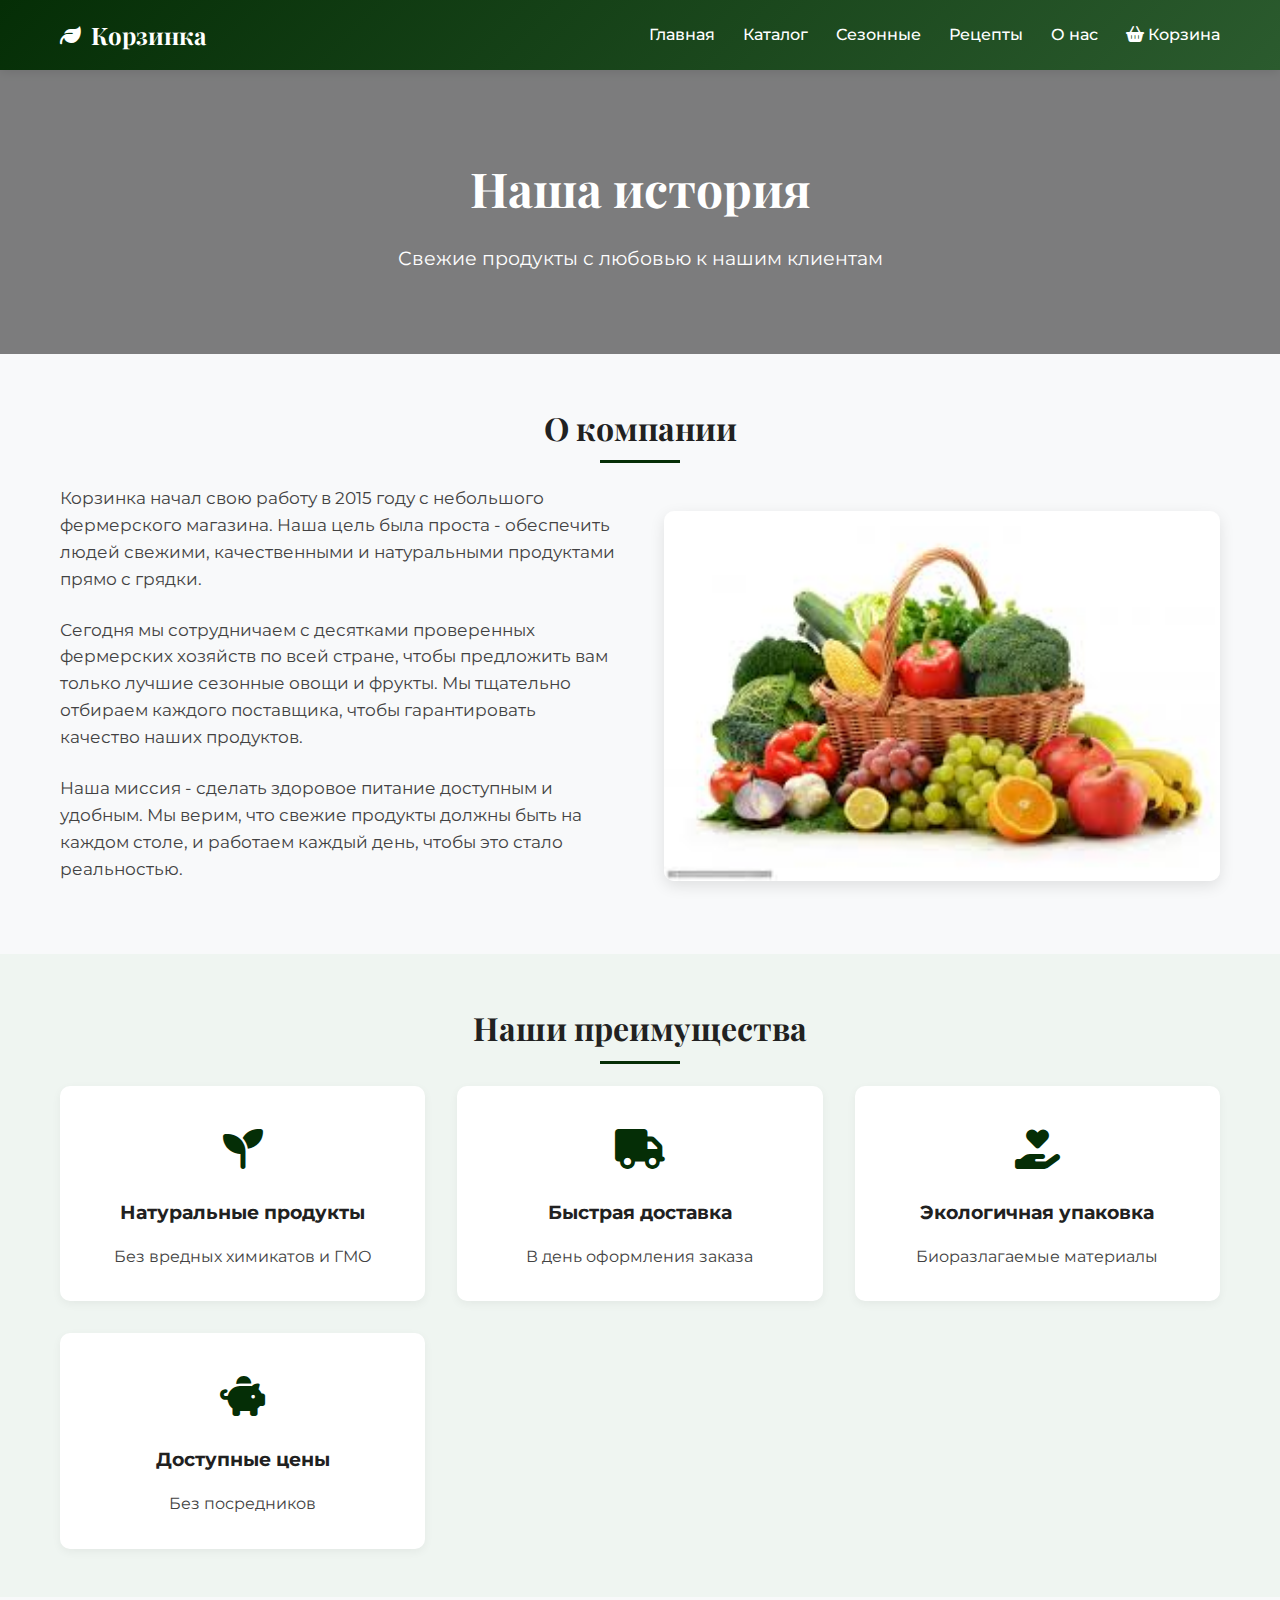
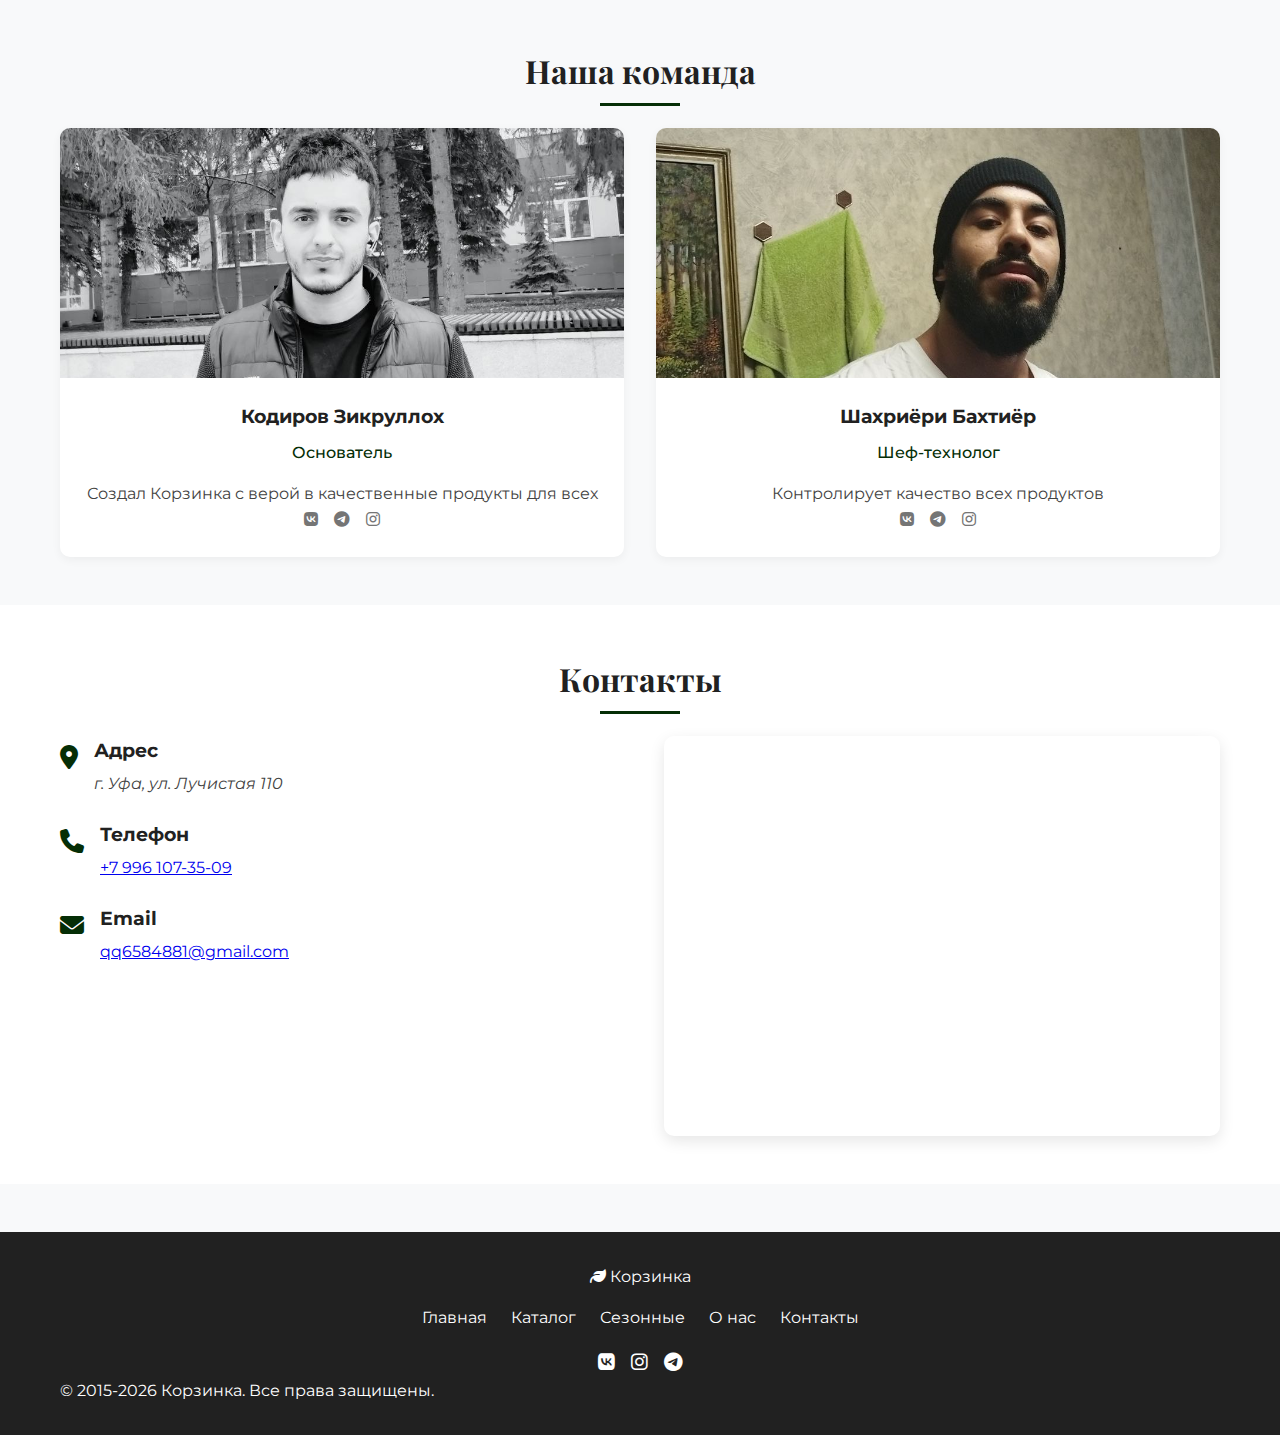
<file: about.html>
<!DOCTYPE html>
<html lang="ru">
<head>
  <meta charset="UTF-8">
  <meta name="viewport" content="width=device-width, initial-scale=1.0">
  <title>О нас | Корзинка - Доставка свежих овощей и фруктов</title>
  <meta name="description" content="ФрешМаркет - доставка свежих фермерских овощей и фруктов в Уфе. Натуральные продукты без химикатов и ГМО.">
  
  <!-- Favicon -->
  <link rel="icon" href="favicon_io/favicon-32x32.png" type="favicon_io/favicon-32x32.png">
  <link rel="icon" type="favicon_io/favicon-32x32.png" sizes="32x32" href="favicon_io/favicon-32x32.png">
  <link rel="icon" type="favicon_io/favicon-16x16.png" sizes="16x16" href="favicon_io/favicon-16x16.png">
  <link rel="apple-touch-icon" sizes="180x180" href="favicon_io/apple-touch-icon.png">
  <link rel="manifest" href="site.webmanifest">
  
  <!-- Open Graph -->
  <meta property="og:title" content="О нас | Корзинка - Доставка свежих овощей и фруктов">
  <meta property="og:description" content="Корзинка - доставка свежих фермерских овощей и фруктов в Уфе">
  <meta property="og:type" content="website">
  <meta property="og:url" content="https://freshmarket.ru/about">
  <meta property="og:image" content="https://freshmarket.ru/img/og-image.jpg">
  
  <!-- Стили -->
  <link rel="stylesheet" href="css/about.css">
  <link rel="stylesheet" href="https://cdnjs.cloudflare.com/ajax/libs/font-awesome/6.4.0/css/all.min.css">
  <link href="https://fonts.googleapis.com/css2?family=Montserrat:wght@400;500;600;700&family=Playfair+Display:wght@700&display=swap" rel="stylesheet">
</head>

<body>
  <header class="header">
    <div class="container header-container">
      <div class="logo">
        <i class="fas fa-leaf" aria-hidden="true"></i>
        <h1>Корзинка</h1>
      </div>
      <nav class="nav">
        <a href="index.html">Главная</a>
        <a href="catalog.html">Каталог</a>
        <a href="season.html">Сезонные</a>
        <a href="recipes.html">Рецепты</a>
        <a href="about.html" class="active">О нас</a>
        <a href="cart.html" aria-label="Корзина"><i class="fas fa-shopping-basket"></i> Корзина</a>
      </nav>
    </div>
  </header>

  <main>
    <section class="about-hero">
      <div class="container">
        <h1>Наша история</h1>
        <p>Свежие продукты с любовью к нашим клиентам</p>
      </div>
    </section>

    <section class="about-section">
      <div class="container">
        <h2 class="section-title">О компании</h2>
        
        <div class="about-content">
          <div class="about-text">
            <p>Корзинка начал свою работу в 2015 году с небольшого фермерского магазина. Наша цель была проста - обеспечить людей свежими, качественными и натуральными продуктами прямо с грядки.</p>
            
            <p>Сегодня мы сотрудничаем с десятками проверенных фермерских хозяйств по всей стране, чтобы предложить вам только лучшие сезонные овощи и фрукты. Мы тщательно отбираем каждого поставщика, чтобы гарантировать качество наших продуктов.</p>
            
            <p>Наша миссия - сделать здоровое питание доступным и удобным. Мы верим, что свежие продукты должны быть на каждом столе, и работаем каждый день, чтобы это стало реальностью.</p>
          </div>
          
          <div class="about-image">
            <img src="images.jpg" alt="Наша ферма" loading="lazy">
          </div>
        </div>
      </div>
    </section>

    <section class="advantages-section">
      <div class="container">
        <h2 class="section-title">Наши преимущества</h2>
        
        <div class="advantages-grid">
          <div class="advantage-card">
            <div class="advantage-icon" aria-hidden="true">
              <i class="fas fa-seedling"></i>
            </div>
            <h3>Натуральные продукты</h3>
            <p>Без вредных химикатов и ГМО</p>
          </div>
          
          <div class="advantage-card">
            <div class="advantage-icon" aria-hidden="true">
              <i class="fas fa-truck"></i>
            </div>
            <h3>Быстрая доставка</h3>
            <p>В день оформления заказа</p>
          </div>
          
          <div class="advantage-card">
            <div class="advantage-icon" aria-hidden="true">
              <i class="fas fa-hand-holding-heart"></i>
            </div>
            <h3>Экологичная упаковка</h3>
            <p>Биоразлагаемые материалы</p>
          </div>
          
          <div class="advantage-card">
            <div class="advantage-icon" aria-hidden="true">
              <i class="fas fa-piggy-bank"></i>
            </div>
            <h3>Доступные цены</h3>
            <p>Без посредников</p>
          </div>
        </div>
      </div>
    </section>

    <section class="team-section">
      <div class="container">
        <h2 class="section-title">Наша команда</h2>
        
        <div class="team-grid">
          <div class="team-member">
            <div class="member-photo">
              <img src="photo/photo_2025-04-22_01-42-00.jpg" alt="Кодиров Зикруллох" loading="lazy">
            </div>
            <div class="member-info">
              <h3>Кодиров Зикруллох</h3>
              <span class="member-position">Основатель</span>
              <p>Создал Корзинка с верой в качественные продукты для всех</p>
              <div class="social-links">
                <a href="#" aria-label="ВКонтакте"><i class="fab fa-vk"></i></a>
                <a href="#" aria-label="Telegram"><i class="fab fa-telegram"></i></a>
                <a href="#" aria-label="Instagram"><i class="fab fa-instagram"></i></a>
              </div>
            </div>
          </div>
          
          <div class="team-member">
            <div class="member-photo">
              <img src="photo/photo_2025-04-22_01-33-15.jpg" alt="Шахриёри Бахтиёр" loading="lazy">
            </div>
            <div class="member-info">
              <h3>Шахриёри Бахтиёр</h3>
              <span class="member-position">Шеф-технолог</span>
              <p>Контролирует качество всех продуктов</p>
              <div class="social-links">
                <a href="#" aria-label="ВКонтакте"><i class="fab fa-vk"></i></a>
                <a href="#" aria-label="Telegram"><i class="fab fa-telegram"></i></a>
                <a href="#" aria-label="Instagram"><i class="fab fa-instagram"></i></a>
              </div>
            </div>
          </div>
        </div>
      </div>
    </section>

    <section class="contact-section">
      <div class="container">
        <h2 class="section-title">Контакты</h2>
        
        <div class="contact-container">
          <div class="contact-info">
            <div class="contact-card">
              <div class="contact-icon" aria-hidden="true">
                <i class="fas fa-map-marker-alt"></i>
              </div>
              <div class="contact-text">
                <h3>Адрес</h3>
                <address>г. Уфа, ул. Лучистая 110</address>
              </div>
            </div>
            
            <div class="contact-card">
              <div class="contact-icon" aria-hidden="true">
                <i class="fas fa-phone"></i>
              </div>
              <div class="contact-text">
                <h3>Телефон</h3>
                <p><a href="tel:+79961051857">+7 996 107-35-09</a></p>
              </div>
            </div>
            
            <div class="contact-card">
              <div class="contact-icon" aria-hidden="true">
                <i class="fas fa-envelope"></i>
              </div>
              <div class="contact-text">
                <h3>Email</h3>
                <p><a href="mailto:info@freshmarket.ru">qq6584881@gmail.com</a></p>
              </div>
            </div>
          </div>
          
          <div class="contact-map">
            <iframe 
              src="https://www.google.com/maps/embed?pb=!1m18!1m12!1m3!1d2308.270034873611!2d55.95865331589045!3d54.73486498028748!2m3!1f0!2f0!3f0!3m2!1i1024!2i768!4f13.1!3m3!1m2!1s0x43d93a8f9f8b3b3d%3A0x3f5f3c9b9c9b9c9b!2z0KPQvdC40LLQtdGA0YHQuNGC0LXRgiDQo9C90LjQstC10YDRgdC40YLQtdGC!5e0!3m2!1sru!2sru!4v1620000000000!5m2!1sru!2sru" 
              allowfullscreen="" 
              loading="lazy"
              title="Карта расположения Корзинка">
            </iframe>
          </div>
        </div>
      </div>
    </section>
  </main>

  <footer class="footer">
    <div class="container">
      <div class="footer-content">
        <div class="footer-logo">
          <i class="fas fa-leaf" aria-hidden="true"></i>
          <span>Корзинка</span>
        </div>
        
        <div class="footer-links">
          <a href="index.html">Главная</a>
          <a href="catalog.html">Каталог</a>
          <a href="season.html">Сезонные</a>
          <a href="about.html">О нас</a>
          <a href="contact.html">Контакты</a>
        </div>
        
        <div class="footer-social">
          <a href="#" aria-label="ВКонтакте"><i class="fab fa-vk"></i></a>
          <a href="#" aria-label="Instagram"><i class="fab fa-instagram"></i></a>
          <a href="#" aria-label="Telegram"><i class="fab fa-telegram"></i></a>
        </div>
      </div>
      
      <div class="footer-copyright">
        <p>&copy; 2015-<span id="current-year"></span> Корзинка. Все права защищены.</p>
      </div>
    </div>
  </footer>

  <script>
    // Автоматическое обновление года в футере
    document.getElementById('current-year').textContent = new Date().getFullYear();
  </script>
</body>
</html>
</file>
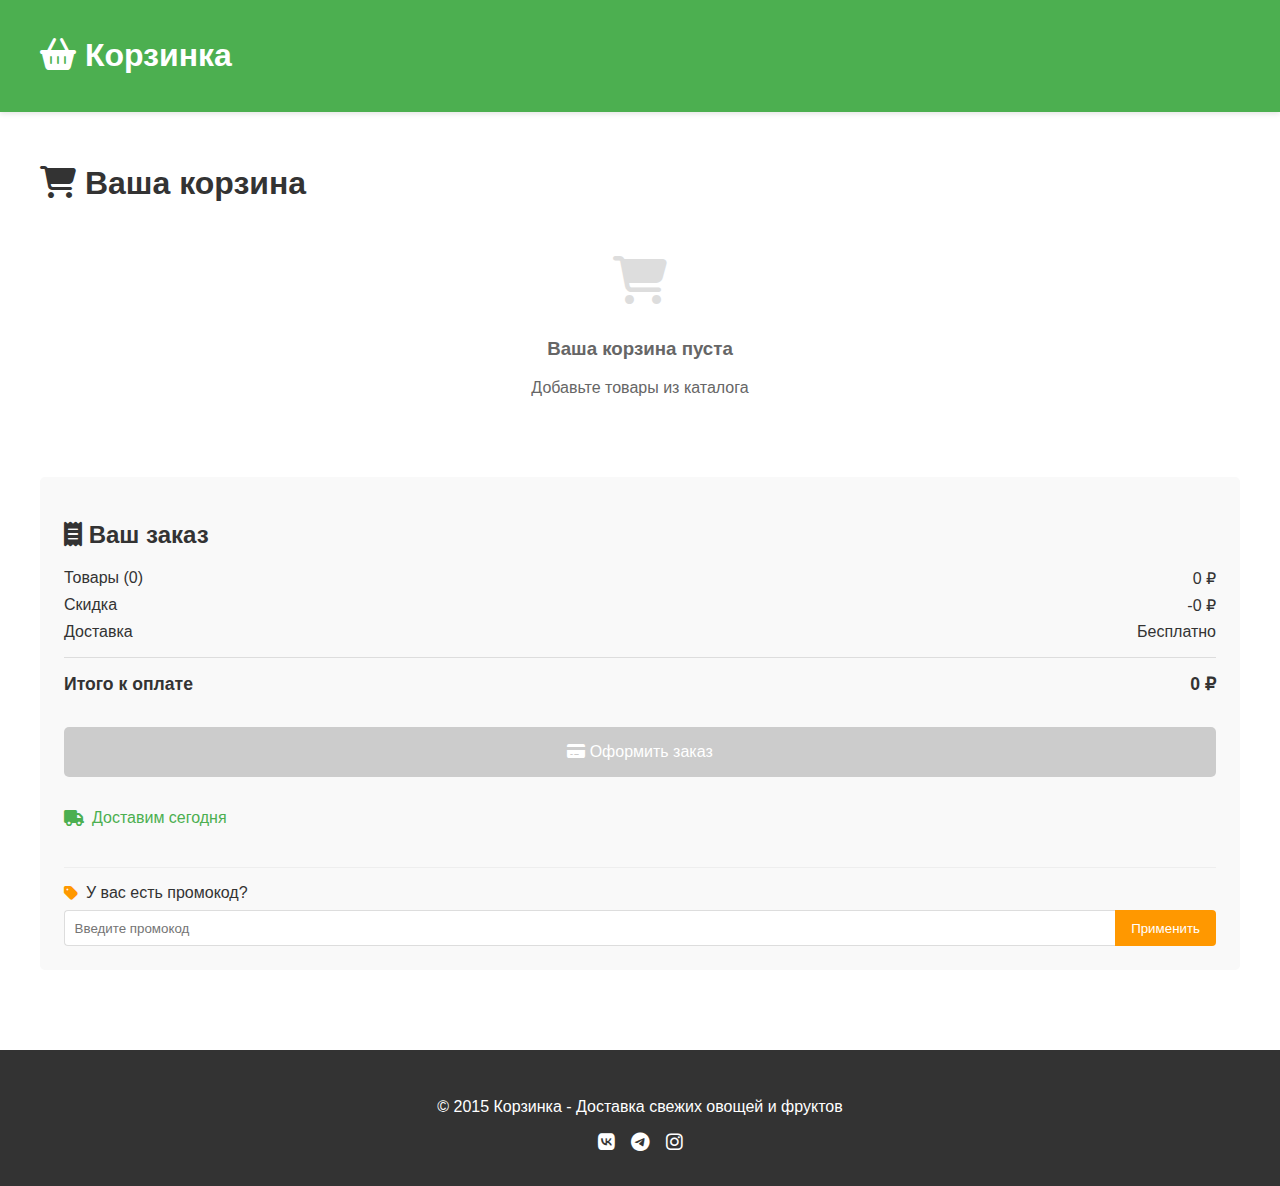
<file: cart.html>
<!DOCTYPE html>
<html lang="ru">
<head>
  <meta charset="UTF-8">
  <meta name="viewport" content="width=device-width, initial-scale=1.0">
  <title>Корзина | Корзинка </title>
   <link rel="icon" href="favicon_io/favicon-32x32.png" type="favicon_io/favicon-32x32.png">
  <link rel="icon" href="favicon_io/favicon-32x32.png" type="favicon_io/favicon-32x32.png" sizes="32x32">
  <link rel="icon" href="favicon_io/favicon-16x16.png" type="favicon_io/favicon-16x16.png" sizes="16x16">
  <link rel="apple-touch-icon" href="favicon_io/apple-touch-icon.png">
  <link rel="manifest" href="site.webmanifest">
  
  <!-- Предзагрузка ресурсов -->
  <link rel="preconnect" href="https://fonts.googleapis.com">
  <link rel="preconnect" href="https://fonts.gstatic.com" crossorigin>
  
  <!-- Стили -->
  <link rel="stylesheet" href="css/cart.css">
  <link rel="stylesheet" href="https://cdnjs.cloudflare.com/ajax/libs/font-awesome/6.4.0/css/all.min.css">
  
  <link rel="stylesheet" href="css/cart.css">
  <link rel="stylesheet" href="https://cdnjs.cloudflare.com/ajax/libs/font-awesome/6.4.0/css/all.min.css">
  <style>
    /* Стили для модальных окон */
    .modal {
      display: none;
      position: fixed;
      z-index: 1000;
      left: 0;
      top: 0;
      width: 100%;
      height: 100%;
      background-color: rgba(0,0,0,0.5);
    }
    
    .modal-content {
      background-color: #fefefe;
      margin: 5% auto;
      padding: 20px;
      border-radius: 8px;
      width: 500px;
      max-width: 90%;
    }
    
    .close {
      color: #aaa;
      float: right;
      font-size: 28px;
      font-weight: bold;
      cursor: pointer;
    }
    
    /* Стили для окна ввода карты */
    .card-details-content h3 {
      margin-top: 0;
      color: #2c3e50;
    }
    
    .card-input {
      margin-bottom: 15px;
    }
    
    .card-input label {
      display: block;
      margin-bottom: 5px;
      font-weight: bold;
    }
    
    .card-input input {
      width: 100%;
      padding: 10px;
      border: 1px solid #ddd;
      border-radius: 4px;
      box-sizing: border-box;
    }
    
    .card-row {
      display: flex;
      gap: 15px;
    }
    
    .card-row .card-input {
      flex: 1;
    }
    
    .card-buttons {
      display: flex;
      justify-content: flex-end;
      gap: 10px;
      margin-top: 20px;
    }
    
    .card-buttons button {
      padding: 10px 20px;
      border: none;
      border-radius: 4px;
      cursor: pointer;
    }
    
    .card-submit {
      background-color: #27ae60;
      color: white;
    }
    
    .card-cancel {
      background-color: #e74c3c;
      color: white;
    }
    
    .card-icon {
      font-size: 24px;
      margin-right: 10px;
      color: #3498db;
    }
    
    /* Стили для способов оплаты */
    .payment-methods {
      display: flex;
      flex-direction: column;
      gap: 10px;
      margin-top: 10px;
    }
    
    .payment-method {
      display: flex;
      align-items: center;
      padding: 10px;
      border: 1px solid #ddd;
      border-radius: 4px;
      cursor: pointer;
    }
    
    .payment-method input {
      margin-right: 10px;
    }
    
    .payment-method i {
      margin-right: 10px;
      color: #3498db;
    }
  </style>
</head>
<body>
  <header>
    <div class="container">
      <h1><i class="fas fa-shopping-basket"></i> Корзинка</h1>
    </div>
  </header>

  <main>
    <section class="cart-section">
      <div class="container">
        <h1><i class="fas fa-shopping-cart"></i> Ваша корзина</h1>
        
        <div class="cart-container">
          <div id="cart-items" class="cart-items">
            <!-- Товары будут загружаться здесь -->
          </div>
          
          <div class="cart-summary">
            <h2><i class="fas fa-receipt"></i> Ваш заказ</h2>
            <div class="summary-details">
              <div class="summary-row">
                <span>Товары (<span id="items-count">0</span>)</span>
                <span id="subtotal">0 ₽</span>
              </div>
              <div class="summary-row">
                <span>Скидка</span>
                <span id="discount">-0 ₽</span>
              </div>
              <div class="summary-row">
                <span>Доставка</span>
                <span id="delivery">Бесплатно</span>
              </div>
              <div class="summary-row total">
                <span>Итого к оплате</span>
                <span id="total">0 ₽</span>
              </div>
            </div>
            <button id="checkout-btn" class="checkout-btn"><i class="fas fa-credit-card"></i> Оформить заказ</button>
            <div class="delivery-info">
              <i class="fas fa-truck"></i>
              <p>Доставим сегодня</p>
            </div>
            
            <div class="promo-code-container">
              <div class="promo-code-label">
                <i class="fas fa-tag"></i>
                <span>У вас есть промокод?</span>
              </div>
              <div class="promo-code-input">
                <input id="promo-code" type="text" placeholder="Введите промокод">
                <button id="apply-promo">Применить</button>
              </div>
            </div>
          </div>
        </div>
      </div>
    </section>
  </main>

  <!-- Модальное окно оформления заказа -->
  <div id="checkout-modal" class="modal">
    <div class="modal-content">
      <span class="close">&times;</span>
      <h2><i class="fas fa-truck"></i> Оформление заказа</h2>
      
      <form id="delivery-form">
        <div class="form-group">
          <label for="name">Имя получателя:</label>
          <input type="text" id="name" name="name" required>
        </div>
        
        <div class="form-group">
          <label for="phone">Телефон:</label>
          <input type="tel" id="phone" name="phone" required>
        </div>
        
        <div class="form-group">
          <label for="address">Адрес доставки:</label>
          <input type="text" id="address" name="address" placeholder="Улица, дом, квартира" required>
        </div>
        
        <div class="form-group">
          <label for="delivery-date">Дата доставки:</label>
          <input type="date" id="delivery-date" name="delivery-date" required>
        </div>
        
        <div class="form-group">
          <label for="delivery-time">Время доставки:</label>
          <select id="delivery-time" name="delivery-time" required>
            <option value="">Выберите время</option>
            <option value="10:00-14:00">10:00 - 14:00</option>
            <option value="11:00-14:00">11:00 - 14:00</option>
            <option value="12:00-14:00">12:00 - 14:00</option>
            <option value="13:00-14:00">13:00 - 14:00</option>
            <option value="11:00-15:00">11:00 - 15:00</option>
            <option value="15:00-18:00">15:00 - 18:00</option>
            <option value="14:00-18:00">14:00 - 18:00</option>
            <option value="18:00-22:00">18:00 - 22:00</option>
             <option value="15:00-18:00">15:00 - 16:00</option>
            <option value="14:00-18:00">19:00 - 20:00</option>
            <option value="18:00-22:00">18:00 - 20:00 </option>
          </select>
        </div>
        
        <!-- Блок выбора способа оплаты -->
        <div class="form-group">
          <label>Способ оплаты:</label>
          <div class="payment-methods">
            <label class="payment-method">
              <input type="radio" name="payment" value="cash" checked>
              <i class="fas fa-money-bill-wave"></i>
              <span>Наличными при получении</span>
            </label>
            
            <label class="payment-method">
              <input type="radio" name="payment" value="card" id="card-payment">
              <i class="fas fa-credit-card"></i>
              <span>Картой онлайн</span>
            </label>
            
            <label class="payment-method">
              <input type="radio" name="payment" value="sbp">
              <i class="fas fa-mobile-alt"></i>
              <span>СБП (Система быстрых платежей)</span>
            </label>
          </div>
        </div>
        
        <div class="form-group">
          <label for="comments">Комментарии к заказу:</label>
          <textarea id="comments" name="comments" rows="3"></textarea>
        </div>
        
        <button type="submit" class="submit-order-btn"><i class="fas fa-check"></i> Подтвердить заказ</button>
      </form>
    </div>
  </div>

  <!-- Модальное окно для ввода данных карты -->
  <div id="card-details-modal" class="modal">
    <div class="modal-content">
      <span class="close" id="close-card-modal">&times;</span>
      <h3><i class="fas fa-credit-card card-icon"></i> Введите данные карты</h3>
      <form id="card-form">
        <div class="card-input">
          <label for="card-number">Номер карты</label>
          <input type="text" id="card-number" placeholder="1234 5678 9012 3456" maxlength="19" required>
        </div>
        
        <div class="card-input">
          <label for="card-name">Имя владельца</label>
          <input type="text" id="card-name" placeholder="IVAN IVANOV" required>
        </div>
        
        <div class="card-row">
          <div class="card-input">
            <label for="card-expiry">Срок действия</label>
            <input type="text" id="card-expiry" placeholder="MM/YY" maxlength="5" required>
          </div>
          
          <div class="card-input">
            <label for="card-cvv">CVV/CVC</label>
            <input type="password" id="card-cvv" placeholder="123" maxlength="3" required>
          </div>
        </div>
        
        <div class="card-buttons">
          <button type="button" class="card-cancel" id="card-cancel">Отмена</button>
          <button type="submit" class="card-submit">Подтвердить</button>
        </div>
      </form>
    </div>
  </div>

  <footer>
    <div class="container">
      <div class="footer-content">
        <p>© 2015 Корзинка - Доставка свежих овощей и фруктов</p>
        <div class="social-links">
          <a href="#"><i class="fab fa-vk"></i></a>
          <a href="#"><i class="fab fa-telegram"></i></a>
          <a href="#"><i class="fab fa-instagram"></i></a>
        </div>
      </div>
    </div>
  </footer>

  <script src="js/cart.js"></script>
  <script>
    document.addEventListener('DOMContentLoaded', function() {
      // Получаем корзину из localStorage
      let cart = JSON.parse(localStorage.getItem('cart')) || [];
      let discount = 0;
      const discountCodes = {
        'FRESH10': 10,
        'VEGETABLE20': 20,
        'SUMMER15': 15
      };
    
      // Элементы DOM
      const cartItemsEl = document.getElementById('cart-items');
      const itemsCountEl = document.getElementById('items-count');
      const subtotalEl = document.getElementById('subtotal');
      const discountEl = document.getElementById('discount');
      const totalEl = document.getElementById('total');
      const checkoutBtn = document.getElementById('checkout-btn');
      const promoCodeInput = document.getElementById('promo-code');
      const applyPromoBtn = document.getElementById('apply-promo');
    
      // Отображаем корзину
      function renderCart() {
        cartItemsEl.innerHTML = '';
        
        if (cart.length === 0) {
          cartItemsEl.innerHTML = `
            <div class="empty-cart">
              <i class="fas fa-shopping-cart"></i>
              <h3>Ваша корзина пуста</h3>
              <p>Добавьте товары из каталога</p>
            </div>
          `;
          checkoutBtn.disabled = true;
          updateSummary();
          return;
        }
        
        checkoutBtn.disabled = false;
        
        cart.forEach(item => {
          const itemEl = document.createElement('div');
          itemEl.className = 'cart-item';
          itemEl.innerHTML = `
            <div class="item-info">
              <img src="${item.image || 'images/default-product.jpg'}" alt="${item.name}" class="item-image">
              <div>
                <h3>${item.name}</h3>
                <p>${item.price} ₽/шт</p>
              </div>
            </div>
            <div class="item-controls">
              <div class="quantity-control">
                <button class="quantity-btn minus" data-id="${item.id}">-</button>
                <span>${item.quantity}</span>
                <button class="quantity-btn plus" data-id="${item.id}">+</button>
              </div>
              <div style="min-width: 80px; text-align: right;">
                <p>${item.price * item.quantity} ₽</p>
              </div>
              <button class="remove-btn" data-id="${item.id}">
                <i class="fas fa-trash"></i>
              </button>
            </div>
          `;
          cartItemsEl.appendChild(itemEl);
        });
        
        updateSummary();
        addCartEventListeners();
      }
    
      // Добавляем обработчики событий для элементов корзины
      function addCartEventListeners() {
        document.querySelectorAll('.quantity-btn.minus').forEach(btn => {
          btn.addEventListener('click', function(e) {
            const id = e.target.dataset.id;
            const itemIndex = cart.findIndex(item => item.id === id);
            if (cart[itemIndex].quantity > 1) {
              cart[itemIndex].quantity--;
            } else {
              cart.splice(itemIndex, 1);
            }
            renderCart();
          });
        });
        
        document.querySelectorAll('.quantity-btn.plus').forEach(btn => {
          btn.addEventListener('click', function(e) {
            const id = e.target.dataset.id;
            const itemIndex = cart.findIndex(item => item.id === id);
            cart[itemIndex].quantity++;
            renderCart();
          });
        });
        
        document.querySelectorAll('.remove-btn').forEach(btn => {
          btn.addEventListener('click', function(e) {
            const id = e.target.closest('button').dataset.id;
            const itemIndex = cart.findIndex(item => item.id === id);
            cart.splice(itemIndex, 1);
            renderCart();
          });
        });
      }
    
      // Обновляем итоговую информацию
      function updateSummary() {
        const itemsCount = cart.reduce((sum, item) => sum + item.quantity, 0);
        const subtotal = cart.reduce((sum, item) => sum + (item.price * item.quantity), 0);
        const total = subtotal - discount;
        
        itemsCountEl.textContent = itemsCount;
        subtotalEl.textContent = subtotal + ' ₽';
        discountEl.textContent = '-' + discount + ' ₽';
        totalEl.textContent = total + ' ₽';
        
        // Сохраняем корзину в localStorage
        localStorage.setItem('cart', JSON.stringify(cart));
      }
    
      // Применение промокода
      applyPromoBtn.addEventListener('click', function() {
        const code = promoCodeInput.value.trim().toUpperCase();
        if (discountCodes[code]) {
          const subtotal = cart.reduce((sum, item) => sum + (item.price * item.quantity), 0);
          discount = Math.round(subtotal * discountCodes[code] / 100);
          updateSummary();
          promoCodeInput.style.borderColor = '#27ae60';
          setTimeout(() => {
            promoCodeInput.style.borderColor = '#ddd';
          }, 2000);
        } else {
          discount = 0;
          promoCodeInput.style.borderColor = '#e74c3c';
          setTimeout(() => {
            promoCodeInput.style.borderColor = '#ddd';
          }, 2000);
          updateSummary();
        }
      });
    
      // Модальные окна
      const checkoutModal = document.getElementById("checkout-modal");
      const cardModal = document.getElementById("card-details-modal");
      const closeBtns = document.querySelectorAll(".close");
      const cardPayment = document.querySelector('input[name="payment"][value="card"]');
      
      // Открытие модального окна оформления заказа
      checkoutBtn.addEventListener('click', function() {
        if (cart.length === 0) return;
        checkoutModal.style.display = "block";
      });
      
      // Закрытие модальных окон
      closeBtns.forEach(btn => {
        btn.addEventListener('click', function() {
          checkoutModal.style.display = "none";
          cardModal.style.display = "none";
        });
      });
      
      // Обработка выбора оплаты картой
      if (cardPayment) {
        cardPayment.addEventListener('change', function() {
          if (this.checked) {
            cardModal.style.display = "block";
          }
        });
      }
      
      // Обработка отмены ввода карты
      document.getElementById("card-cancel").addEventListener('click', function() {
        cardModal.style.display = "none";
        document.querySelector('input[name="payment"][value="cash"]').checked = true;
      });
      
      // Закрытие при клике вне модального окна
      window.addEventListener('click', function(event) {
        if (event.target == checkoutModal) {
          checkoutModal.style.display = "none";
        }
        if (event.target == cardModal) {
          cardModal.style.display = "none";
          document.querySelector('input[name="payment"][value="cash"]').checked = true;
        }
      });
      
      // Обработка отправки формы карты
      document.getElementById("card-form").addEventListener('submit', function(e) {
        e.preventDefault();
        
        // Валидация данных карты
        const cardNumber = document.getElementById("card-number").value.replace(/\s/g, '');
        const cardName = document.getElementById("card-name").value;
        const cardExpiry = document.getElementById("card-expiry").value;
        const cardCvv = document.getElementById("card-cvv").value;
        
        if (!validateCardNumber(cardNumber)) {
          alert("Пожалуйста, введите корректный номер карты (16 цифр)");
          return;
        }
        
        if (!validateExpiry(cardExpiry)) {
          alert("Пожалуйста, введите корректный срок действия карты (MM/YY)");
          return;
        }
        
        if (!validateCvv(cardCvv)) {
          alert("Пожалуйста, введите корректный CVV/CVC код (3 цифры)");
          return;
        }
        
        if (cardName.trim().length < 2) {
          alert("Пожалуйста, введите имя владельца карты");
          return;
        }
        
        cardModal.style.display = "none";
      });
      
      // Обработка отправки основной формы
      document.getElementById("delivery-form").addEventListener('submit', function(e) {
        e.preventDefault();
        
        const paymentMethod = document.querySelector('input[name="payment"]:checked').value;
        
        if (paymentMethod === "card") {
          const cardNumber = document.getElementById("card-number").value;
          if (!cardNumber || !validateCardNumber(cardNumber.replace(/\s/g, ''))) {
            alert("Пожалуйста, введите данные карты");
            cardModal.style.display = "block";
            return;
          }
        }
        
        alert(`Заказ успешно оформлен! Способ оплаты: ${getPaymentMethodName(paymentMethod)}. Спасибо за покупку!`);
        checkoutModal.style.display = "none";
        
        // Очищаем корзину
        cart = [];
        discount = 0;
        promoCodeInput.value = '';
        localStorage.removeItem('cart');
        renderCart();
      });
      
      // Функции валидации
      function validateCardNumber(number) {
        return /^\d{16}$/.test(number);
      }
      
      function validateExpiry(expiry) {
        return /^\d{2}\/\d{2}$/.test(expiry);
      }
      
      function validateCvv(cvv) {
        return /^\d{3}$/.test(cvv);
      }
      
      // Форматирование номера карты
      document.getElementById("card-number").addEventListener('input', function(e) {
        let value = e.target.value.replace(/\s+/g, '').replace(/[^0-9]/gi, '');
        let formatted = '';
        
        for (let i = 0; i < value.length; i++) {
          if (i > 0 && i % 4 === 0) formatted += ' ';
          formatted += value[i];
        }
        
        e.target.value = formatted.substring(0, 19);
      });
      
      // Форматирование срока действия
      document.getElementById("card-expiry").addEventListener('input', function(e) {
        let value = e.target.value.replace(/\D/g, '');
        
        if (value.length > 2) {
          value = value.substring(0, 2) + '/' + value.substring(2, 4);
        }
        
        e.target.value = value.substring(0, 5);
      });
      
      // Функция для получения названия способа оплаты
      function getPaymentMethodName(value) {
        switch(value) {
          case 'cash': return 'Наличными при получении';
          case 'card': return 'Картой онлайн';
          case 'sbp': return 'СБП (Система быстрых платежей)';
          default: return 'Неизвестный способ';
        }
      }
    
      // Инициализация
      renderCart();
    });
    </script>
  </script>
</body>
</html>
</file>
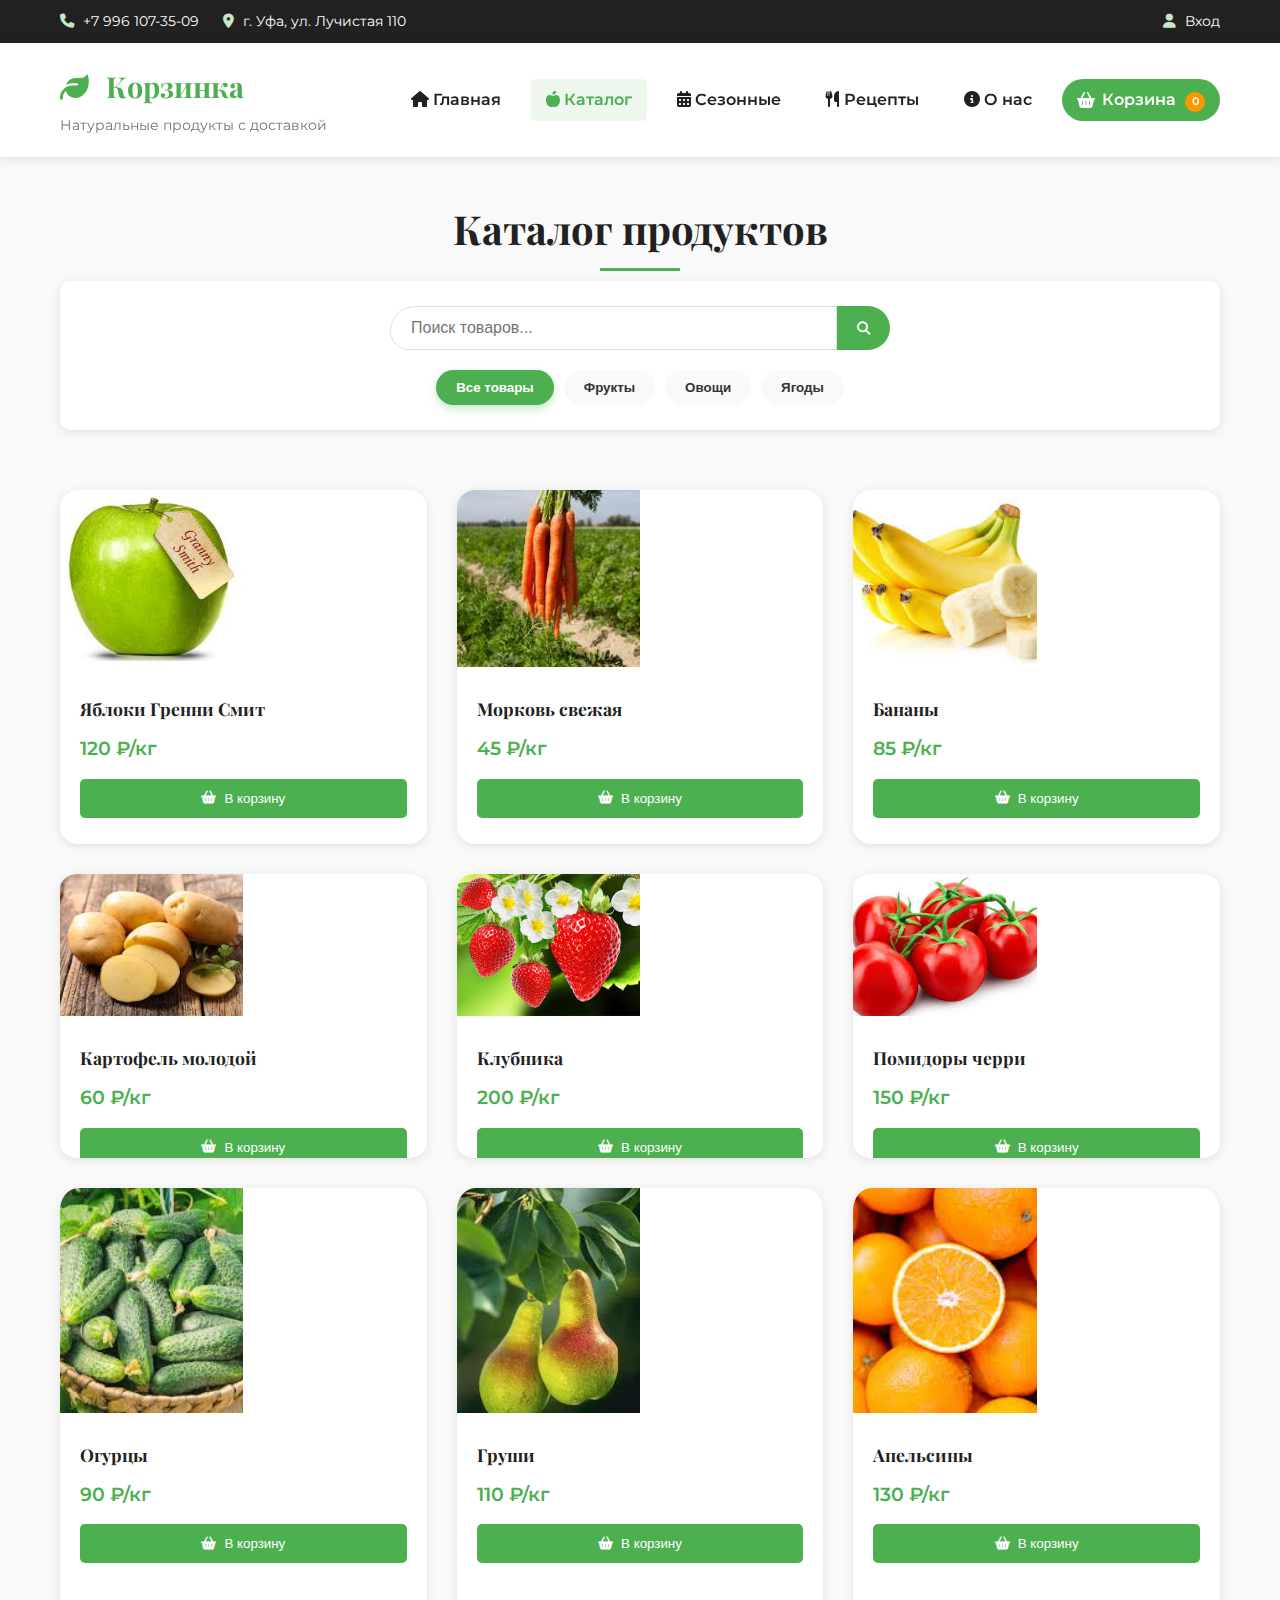
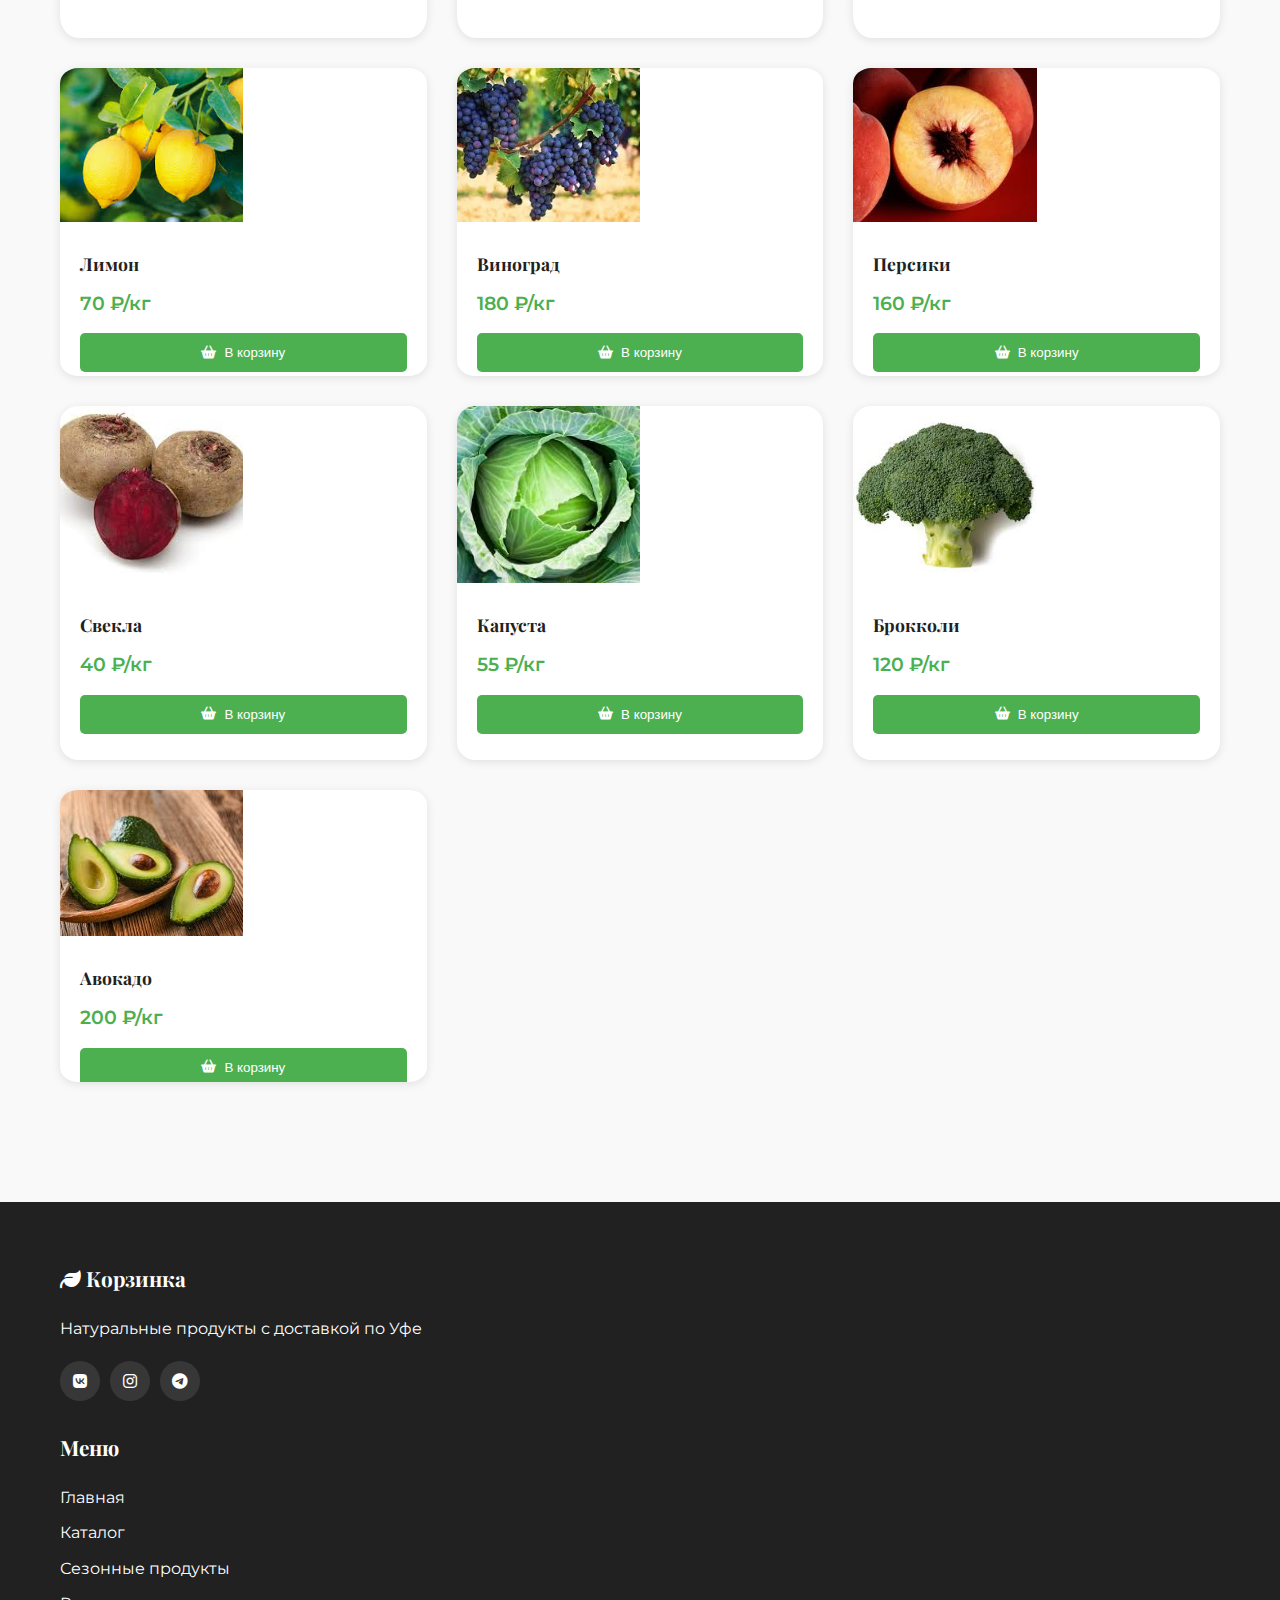
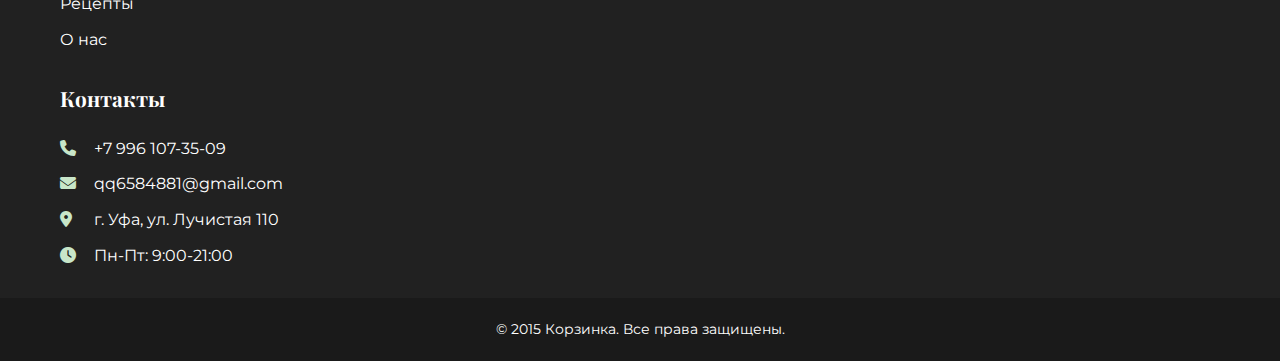
<file: catalog.html>
<!DOCTYPE html>
<html lang="ru">
<head>
  <meta charset="UTF-8">
  <meta name="viewport" content="width=device-width, initial-scale=1.0">
  <title>Каталог продуктов | Корзинка</title>
 <link rel="icon" href="favicon_io/favicon-32x32.png" type="favicon_io/favicon-32x32.png">
  <link rel="icon" href="favicon_io/favicon-32x32.png" type="favicon_io/favicon-32x32.png" sizes="32x32">
  <link rel="icon" href="favicon_io/favicon-16x16.png" type="favicon_io/favicon-16x16.png" sizes="16x16">
  <link rel="apple-touch-icon" href="favicon_io/apple-touch-icon.png">
  <link rel="manifest" href="site.webmanifest">
  
  <!-- Предзагрузка ресурсов -->
  <link rel="preconnect" href="https://fonts.googleapis.com">
  <link rel="preconnect" href="https://fonts.gstatic.com" crossorigin>
  
  <link rel="stylesheet" href="css/catalog.css">
  <link rel="stylesheet" href="https://cdnjs.cloudflare.com/ajax/libs/font-awesome/6.4.0/css/all.min.css">
  <link href="https://fonts.googleapis.com/css2?family=Montserrat:wght@400;600;700&family=Playfair+Display:wght@700&display=swap" rel="stylesheet">
</head>
<body>
  <header>
    <div class="header-top">
      <div class="container">
        <div class="contact-info">
          <span><i class="fas fa-phone"></i> +7 996 107-35-09</span>
          <span><i class="fas fa-map-marker-alt"></i> г. Уфа, ул. Лучистая 110</span>
        </div>
        <div class="auth-links">
          <a href="register.html"><i class="fas fa-user"></i> Вход</a>
        </div>
      </div>
    </div>
    <div class="header-main">
      <div class="container">
        <div class="logo">
          <h1><i class="fas fa-leaf"></i> Корзинка</h1>
          <p>Натуральные продукты с доставкой</p>
        </div>
        <nav>
          <a href="index.html"><i class="fas fa-home"></i> Главная</a>
          <a href="catalog.html" class="active"><i class="fas fa-apple-alt"></i> Каталог</a>
          <a href="season.html"><i class="fas fa-calendar-alt"></i> Сезонные</a>
          <a href="recipes.html"><i class="fas fa-utensils"></i> Рецепты</a>
          <a href="about.html"><i class="fas fa-info-circle"></i> О нас</a>
          <a href="cart.html" class="cart-link"><i class="fas fa-shopping-basket"></i> Корзина <span class="cart-count">0</span></a>
        </nav>
      </div>
    </div>
  </header>

  <main class="catalog-page">
    <section class="catalog-header">
      <div class="container">
        <h1>Каталог продуктов</h1>
        <div class="catalog-controls">
          <div class="search-box">
            <input type="text" id="search-input" placeholder="Поиск товаров...">
            <button id="search-btn"><i class="fas fa-search"></i></button>
          </div>
          <div class="filters">
            <button class="filter-btn active" data-category="all">Все товары</button>
            <button class="filter-btn" data-category="фрукты">Фрукты</button>
            <button class="filter-btn" data-category="овощи">Овощи</button>
            <button class="filter-btn" data-category="ягоды">Ягоды</button>
          </div>
        </div>
      </div>
    </section>

    <section class="catalog-products">
      <div class="container">
        <div id="product-list" class="product-grid">
          <!-- Товары будут загружаться здесь через JS -->
        </div>
      </div>
    </section>
  </main>

  <footer>
    <div class="container">
      <div class="footer-column">
        <h3><i class="fas fa-leaf"></i> Корзинка</h3>
        <p>Натуральные продукты с доставкой по Уфе</p>
        <div class="social-links">
          <a href="#"><i class="fab fa-vk"></i></a>
          <a href="#"><i class="fab fa-instagram"></i></a>
          <a href="#"><i class="fab fa-telegram"></i></a>
        </div>
      </div>
      <div class="footer-column">
        <h3>Меню</h3>
        <ul>
          <li><a href="index.html">Главная</a></li>
          <li><a href="catalog.html">Каталог</a></li>
          <li><a href="season.html">Сезонные продукты</a></li>
          <li><a href="recipes.html">Рецепты</a></li>
          <li><a href="about.html">О нас</a></li>
        </ul>
      </div>
      <div class="footer-column">
        <h3>Контакты</h3>
        <ul>
          <li><i class="fas fa-phone"></i> +7 996 107-35-09</li>
          <li><i class="fas fa-envelope"></i> qq6584881@gmail.com</li>
          <li><i class="fas fa-map-marker-alt"></i> г. Уфа, ул. Лучистая 110</li>
          <li><i class="fas fa-clock"></i> Пн-Пт: 9:00-21:00</li>
        </ul>
      </div>
    </div>
    <div class="copyright">
      <p>&copy; 2015 Корзинка. Все права защищены.</p>
    </div>
  </footer>

  <script src="js/catalog.js"></script>
</body>
</html>
</file>
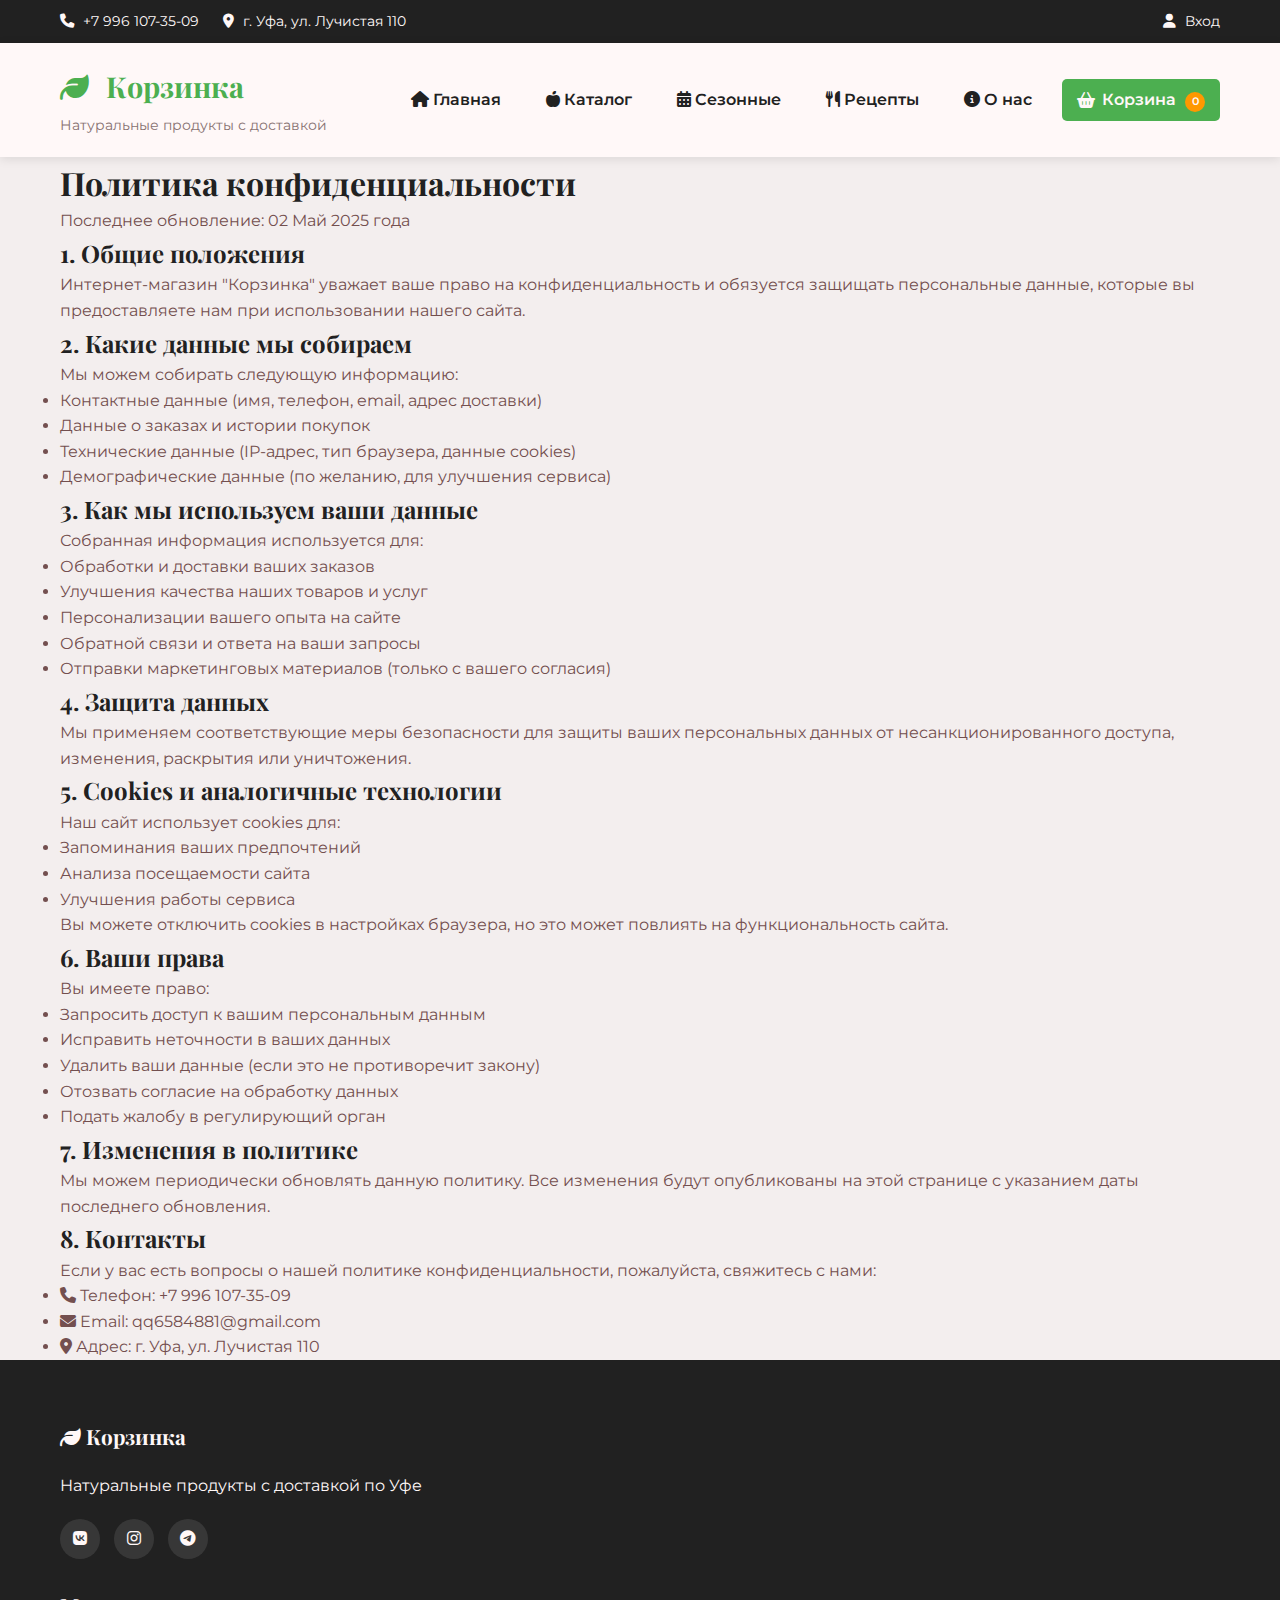
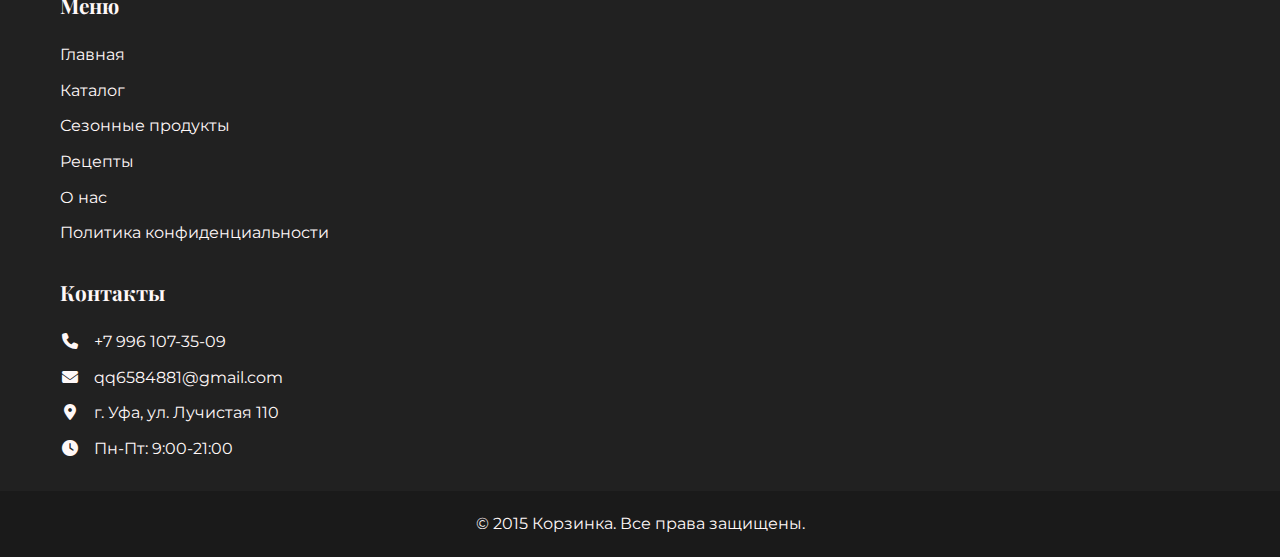
<file: privacy.html>
<!DOCTYPE html>
<html lang="ru">
<head>
  <meta charset="UTF-8" />
  <meta name="viewport" content="width=device-width, initial-scale=1.0"/>
  <title>Политика конфиденциальности | Корзинка</title>
  <link rel="icon" href="favicon_io/favicon-32x32.png" type="favicon_io/favicon-32x32.png">
  <link rel="icon" href="favicon_io/favicon-32x32.png" type="favicon_io/favicon-32x32.png" sizes="32x32">
  <link rel="icon" href="favicon_io/favicon-16x16.png" type="favicon_io/favicon-16x16.png" sizes="16x16">
  <link rel="apple-touch-icon" href="favicon_io/apple-touch-icon.png">
  <link rel="manifest" href="site.webmanifest">
  <link rel="stylesheet" href="css/stayle.css">
  <link rel="stylesheet" href="https://cdnjs.cloudflare.com/ajax/libs/font-awesome/6.4.0/css/all.min.css">
  <link href="https://fonts.googleapis.com/css2?family=Montserrat:wght@400;600;700&family=Playfair+Display:wght@700&display=swap" rel="stylesheet">
</head>
<body>
  <header>
    <div class="header-top">
      <div class="container">
        <div class="contact-info">
          <span><i class="fas fa-phone"></i> +7 996 107-35-09</span>
          <span><i class="fas fa-map-marker-alt"></i> г. Уфа, ул. Лучистая 110</span>
        </div>
        <div class="auth-links">
          <a href="register.html"><i class="fas fa-user"></i> Вход</a>
        </div>
      </div>
    </div>
    <div class="header-main">
      <div class="container">
        <div class="logo">
          <h1><i class="fas fa-leaf"></i> Корзинка</h1>
          <p>Натуральные продукты с доставкой</p>
        </div>
        <nav>
          <a href="index.html"><i class="fas fa-home"></i> Главная</a>
          <a href="catalog.html"><i class="fas fa-apple-alt"></i> Каталог</a>
          <a href="season.html"><i class="fas fa-calendar-alt"></i> Сезонные</a>
          <a href="recipes.html"><i class="fas fa-utensils"></i> Рецепты</a>
          <a href="about.html"><i class="fas fa-info-circle"></i> О нас</a>
          <a href="cart.html" class="cart-link"><i class="fas fa-shopping-basket"></i> Корзина <span class="cart-count">0</span></a>
        </nav>
      </div>
    </div>
  </header>

  <main class="privacy-container">
    <div class="container">
      <h1 class="privacy-title">Политика конфиденциальности</h1>
      <p class="privacy-update">Последнее обновление: 02 Май 2025 года</p>

      <section class="privacy-section">
        <h2>1. Общие положения</h2>
        <p>Интернет-магазин "Корзинка" уважает ваше право на конфиденциальность и обязуется защищать персональные данные, которые вы предоставляете нам при использовании нашего сайта.</p>
      </section>

      <section class="privacy-section">
        <h2>2. Какие данные мы собираем</h2>
        <p>Мы можем собирать следующую информацию:</p>
        <ul>
          <li>Контактные данные (имя, телефон, email, адрес доставки)</li>
          <li>Данные о заказах и истории покупок</li>
          <li>Технические данные (IP-адрес, тип браузера, данные cookies)</li>
          <li>Демографические данные (по желанию, для улучшения сервиса)</li>
        </ul>
      </section>

      <section class="privacy-section">
        <h2>3. Как мы используем ваши данные</h2>
        <p>Собранная информация используется для:</p>
        <ul>
          <li>Обработки и доставки ваших заказов</li>
          <li>Улучшения качества наших товаров и услуг</li>
          <li>Персонализации вашего опыта на сайте</li>
          <li>Обратной связи и ответа на ваши запросы</li>
          <li>Отправки маркетинговых материалов (только с вашего согласия)</li>
        </ul>
      </section>

      <section class="privacy-section">
        <h2>4. Защита данных</h2>
        <p>Мы применяем соответствующие меры безопасности для защиты ваших персональных данных от несанкционированного доступа, изменения, раскрытия или уничтожения.</p>
      </section>

      <section class="privacy-section">
        <h2>5. Cookies и аналогичные технологии</h2>
        <p>Наш сайт использует cookies для:</p>
        <ul>
          <li>Запоминания ваших предпочтений</li>
          <li>Анализа посещаемости сайта</li>
          <li>Улучшения работы сервиса</li>
        </ul>
        <p>Вы можете отключить cookies в настройках браузера, но это может повлиять на функциональность сайта.</p>
      </section>

      <section class="privacy-section">
        <h2>6. Ваши права</h2>
        <p>Вы имеете право:</p>
        <ul>
          <li>Запросить доступ к вашим персональным данным</li>
          <li>Исправить неточности в ваших данных</li>
          <li>Удалить ваши данные (если это не противоречит закону)</li>
          <li>Отозвать согласие на обработку данных</li>
          <li>Подать жалобу в регулирующий орган</li>
        </ul>
      </section>

      <section class="privacy-section">
        <h2>7. Изменения в политике</h2>
        <p>Мы можем периодически обновлять данную политику. Все изменения будут опубликованы на этой странице с указанием даты последнего обновления.</p>
      </section>

      <section class="privacy-section">
        <h2>8. Контакты</h2>
        <p>Если у вас есть вопросы о нашей политике конфиденциальности, пожалуйста, свяжитесь с нами:</p>
        <ul>
          <li><i class="fas fa-phone"></i> Телефон: +7 996 107-35-09</li>
          <li><i class="fas fa-envelope"></i> Email: qq6584881@gmail.com</li>
          <li><i class="fas fa-map-marker-alt"></i> Адрес: г. Уфа, ул. Лучистая 110</li>
        </ul>
      </section>
    </div>
  </main>

  <footer>
    <div class="container">
      <div class="footer-column">
        <h3><i class="fas fa-leaf"></i> Корзинка</h3>
        <p>Натуральные продукты с доставкой по Уфе</p>
        <div class="social-links">
          <a href="#"><i class="fab fa-vk"></i></a>
          <a href="#"><i class="fab fa-instagram"></i></a>
          <a href="#"><i class="fab fa-telegram"></i></a>
        </div>
      </div>
      <div class="footer-column">
        <h3>Меню</h3>
        <ul>
          <li><a href="index.html">Главная</a></li>
          <li><a href="catalog.html">Каталог</a></li>
          <li><a href="season.html">Сезонные продукты</a></li>
          <li><a href="recipes.html">Рецепты</a></li>
          <li><a href="about.html">О нас</a></li>
          <li><a href="privacy.html">Политика конфиденциальности</a></li>
        </ul>
      </div>
      <div class="footer-column">
        <h3>Контакты</h3>
        <ul>
          <li><i class="fas fa-phone"></i> +7 996 107-35-09</li>
          <li><i class="fas fa-envelope"></i> qq6584881@gmail.com</li>
          <li><i class="fas fa-map-marker-alt"></i> г. Уфа, ул. Лучистая 110</li>
          <li><i class="fas fa-clock"></i> Пн-Пт: 9:00-21:00</li>
        </ul>
      </div>
    </div>
    <div class="copyright">
      <p>&copy; 2015 Корзинка. Все права защищены.</p>
    </div>
  </footer>

  <script src="js/script.js"></script>
</body>
</html>
</file>
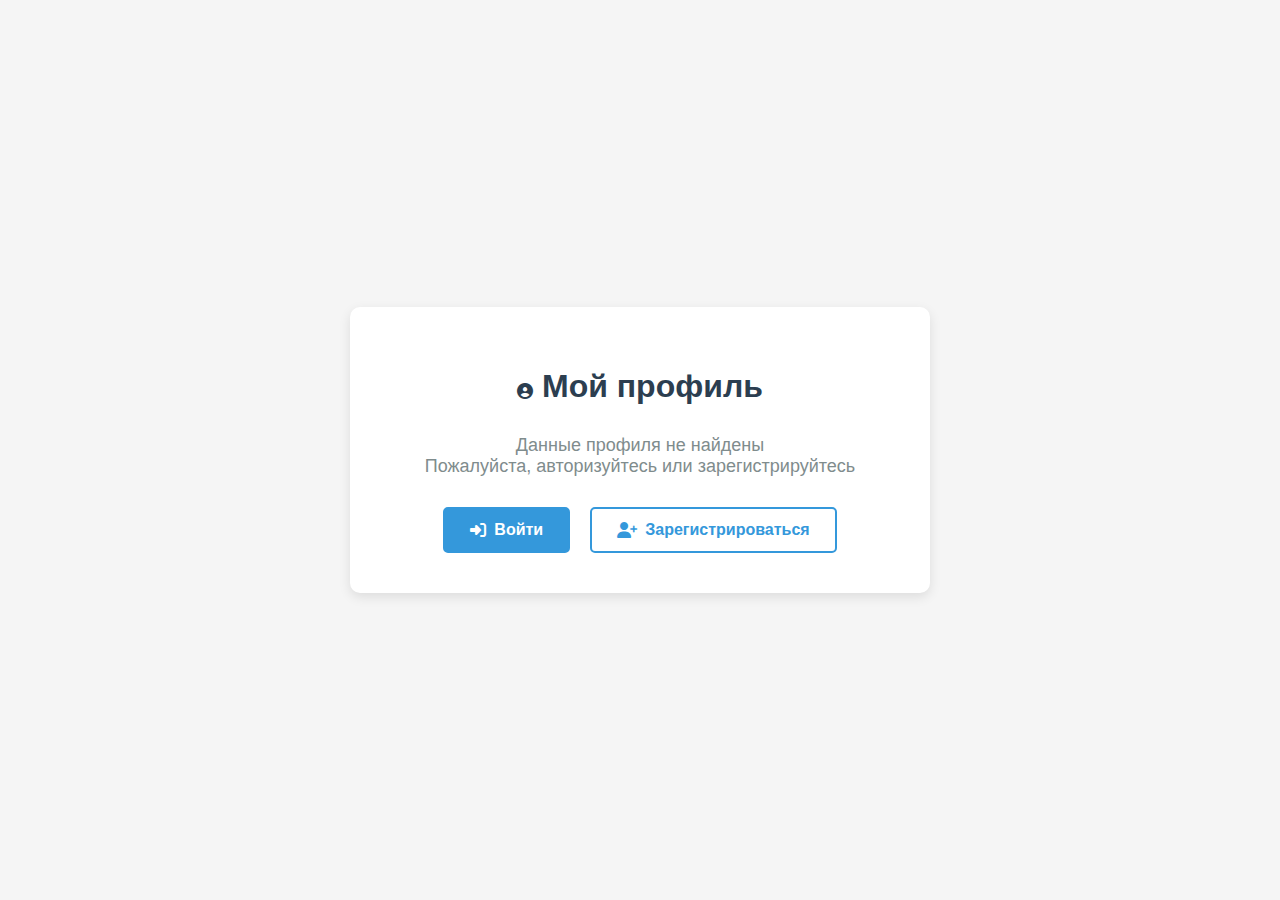
<file: profile.html>
<!DOCTYPE html>
<html lang="ru">
<head>
    <meta charset="UTF-8">
    <meta name="viewport" content="width=device-width, initial-scale=1.0">
    <title>Мой профиль</title>
     <link rel="icon" href="favicon_io/favicon-32x32.png" type="favicon_io/favicon-32x32.png">
  <link rel="icon" href="favicon_io/favicon-32x32.png" type="favicon_io/favicon-32x32.png" sizes="32x32">
  <link rel="icon" href="favicon_io/favicon-16x16.png" type="favicon_io/favicon-16x16.png" sizes="16x16">
  <link rel="apple-touch-icon" href="favicon_io/apple-touch-icon.png">
    <link rel="stylesheet" href="https://cdnjs.cloudflare.com/ajax/libs/font-awesome/6.4.0/css/all.min.css">
    <style>
        body {
            font-family: 'Arial', sans-serif;
            background-color: #f5f5f5;
            margin: 0;
            padding: 0;
            display: flex;
            justify-content: center;
            align-items: center;
            min-height: 100vh;
            color: #333;
        }
        
        .profile-container {
            background-color: white;
            border-radius: 10px;
            box-shadow: 0 4px 12px rgba(0, 0, 0, 0.1);
            padding: 40px;
            width: 100%;
            max-width: 500px;
            text-align: center;
        }
        
        h1 {
            color: #2c3e50;
            margin-bottom: 30px;
        }
        
        .profile-message {
            margin-bottom: 30px;
            font-size: 18px;
            color: #7f8c8d;
        }
        
        .auth-buttons {
            display: flex;
            justify-content: center;
            gap: 20px;
            margin-top: 30px;
        }
        
        .btn {
            padding: 12px 25px;
            border-radius: 5px;
            text-decoration: none;
            font-weight: bold;
            transition: all 0.3s ease;
            display: inline-flex;
            align-items: center;
            gap: 8px;
        }
        
        .btn-primary {
            background-color: #3498db;
            color: white;
            border: 2px solid #3498db;
        }
        
        .btn-primary:hover {
            background-color: #2980b9;
            border-color: #2980b9;
        }
        
        .btn-outline {
            background-color: transparent;
            color: #3498db;
            border: 2px solid #3498db;
        }
        
        .btn-outline:hover {
            background-color: #f8f9fa;
        }
        
        .icon {
            font-size: 16px;
        }
    </style>
</head>
<body>
    <div class="profile-container">
        <h1><i class="fas fa-user-circle icon"></i> Мой профиль</h1>
        <div class="profile-message">
            Данные профиля не найдены<br>
            Пожалуйста, авторизуйтесь или зарегистрируйтесь
        </div>
        <div class="auth-buttons">
            <a href="login.html" class="btn btn-primary">
                <i class="fas fa-sign-in-alt icon"></i> Войти
            </a>
            <a href="signup.html" class="btn btn-outline">
                <i class="fas fa-user-plus icon"></i> Зарегистрироваться
            </a>
        </div>
    </div>
</body>
</html>
</file>
<file: css/about.css>
:root {
    --primary: #052e06;
    --primary-dark: #2b5b2e;
    --secondary: #FF9800;
    --light: #F8F9FA;
    --dark: #212121;
    --text: #424242;
    --white: #FFFFFF;
    --gray: #757575;
    --light-gray: #E0E0E0;
  }
  
  * {
    box-sizing: border-box;
    margin: 0;
    padding: 0;
  }
  
  body {
    font-family: 'Montserrat', sans-serif;
    color: var(--text);
    background-color: var(--light);
    line-height: 1.6;
  }
  
  .container {
    max-width: 1200px;
    margin: 0 auto;
    padding: 0 20px;
  }
  
  /* Шапка */
  header {
    background: linear-gradient(135deg, var(--primary), var(--primary-dark));
    color: var(--white);
    padding: 1rem 0;
    box-shadow: 0 2px 10px rgba(0,0,0,0.1);
  }
  
  .header-container {
    display: flex;
    justify-content: space-between;
    align-items: center;
  }
  
  .logo {
    display: flex;
    align-items: center;
    gap: 10px;
  }
  
  .logo h1 {
    font-family: 'Playfair Display', serif;
    font-size: 1.5rem;
  }
  
  .logo i {
    font-size: 1.3rem;
  }
  
  nav a {
    color: var(--white);
    text-decoration: none;
    margin-left: 1.5rem;
    font-weight: 500;
    transition: opacity 0.3s;
  }
  
  nav a:hover {
    opacity: 0.9;
  }
  
  /* Герой-секция */
  .about-hero {
    background: linear-gradient(rgba(0,0,0,0.5), rgba(0,0,0,0.5)), url('https://images.unsplash.com/photo-1606787366850-de6330128bfc?ixlib=rb-1.2.1&auto=format&fit=crop&w=1350&q=80') no-repeat center center/cover;
    color: var(--white);
    padding: 5rem 0;
    text-align: center;
  }
  
  .about-hero h1 {
    font-family: 'Playfair Display', serif;
    font-size: 3rem;
    margin-bottom: 1rem;
  }
  
  .about-hero p {
    font-size: 1.2rem;
    max-width: 700px;
    margin: 0 auto;
  }
  
  /* О компании */
  .about-section {
    padding: 3rem 0;
  }
  
  .section-title {
    text-align: center;
    margin-bottom: 2rem;
    position: relative;
    font-family: 'Playfair Display', serif;
    font-size: 2rem;
    color: var(--dark);
  }
  
  .section-title::after {
    content: '';
    position: absolute;
    bottom: -10px;
    left: 50%;
    transform: translateX(-50%);
    width: 80px;
    height: 3px;
    background-color: var(--primary);
  }
  
  .about-content {
    display: flex;
    align-items: center;
    gap: 3rem;
    margin-top: 2rem;
  }
  
  .about-text {
    flex: 1;
  }
  
  .about-text p {
    margin-bottom: 1.5rem;
    font-size: 1.05rem;
  }
  
  .about-image {
    flex: 1;
    border-radius: 10px;
    overflow: hidden;
    box-shadow: 0 5px 15px rgba(0,0,0,0.1);
  }
  
  .about-image img {
    width: 100%;
    height: auto;
    display: block;
    transition: transform 0.5s;
  }
  
  .about-image:hover img {
    transform: scale(1.05);
  }
  
  /* Наши преимущества */
  .advantages-section {
    padding: 3rem 0;
    background-color: rgba(76, 175, 80, 0.05);
  }
  
  .advantages-grid {
    display: grid;
    grid-template-columns: repeat(auto-fit, minmax(300px, 1fr));
    gap: 2rem;
    margin-top: 2rem;
  }
  
  .advantage-card {
    background-color: var(--white);
    border-radius: 10px;
    padding: 2rem;
    text-align: center;
    box-shadow: 0 3px 10px rgba(0,0,0,0.05);
    transition: all 0.3s;
  }
  
  .advantage-card:hover {
    transform: translateY(-5px);
    box-shadow: 0 10px 20px rgba(0,0,0,0.1);
  }
  
  .advantage-icon {
    font-size: 2.5rem;
    color: var(--primary);
    margin-bottom: 1rem;
  }
  
  .advantage-card h3 {
    margin-bottom: 1rem;
    color: var(--dark);
  }
  
  /* Наша команда */
  .team-section {
    padding: 3rem 0;
  }
  
  .team-grid {
    display: grid;
    grid-template-columns: repeat(auto-fit, minmax(250px, 1fr));
    gap: 2rem;
    margin-top: 2rem;
  }
  
  .team-member {
    background-color: var(--white);
    border-radius: 10px;
    overflow: hidden;
    box-shadow: 0 3px 10px rgba(0,0,0,0.05);
    text-align: center;
    transition: all 0.3s;
  }
  
  .team-member:hover {
    transform: translateY(-5px);
    box-shadow: 0 10px 20px rgba(0,0,0,0.1);
  }
  
  .member-photo {
    height: 250px;
    overflow: hidden;
  }
  
  .member-photo img {
    width: 100%;
    height: 100%;
    object-fit: cover;
    transition: transform 0.5s;
  }
  
  .team-member:hover .member-photo img {
    transform: scale(1.1);
  }
  
  .member-info {
    padding: 1.5rem;
  }
  
  .member-info h3 {
    margin-bottom: 0.5rem;
    color: var(--dark);
  }
  
  .member-position {
    color: var(--primary);
    font-weight: 500;
    margin-bottom: 1rem;
    display: block;
  }
  
  .social-links {
    display: flex;
    justify-content: center;
    gap: 1rem;
  }
  
  .social-links a {
    color: var(--gray);
    transition: color 0.3s;
  }
  
  .social-links a:hover {
    color: var(--primary);
  }
  
  /* Контакты */
  .contact-section {
    padding: 3rem 0;
    background-color: var(--white);
  }
  
  .contact-container {
    display: flex;
    gap: 3rem;
    margin-top: 2rem;
  }
  
  .contact-info {
    flex: 1;
  }
  
  .contact-card {
    display: flex;
    align-items: flex-start;
    gap: 1rem;
    margin-bottom: 1.5rem;
  }
  
  .contact-icon {
    font-size: 1.5rem;
    color: var(--primary);
    margin-top: 3px;
  }
  
  .contact-text h3 {
    margin-bottom: 0.3rem;
    color: var(--dark);
  }
  
  .contact-map {
    flex: 1;
    border-radius: 10px;
    overflow: hidden;
    box-shadow: 0 5px 15px rgba(0,0,0,0.1);
    height: 400px;
  }
  
  .contact-map iframe {
    width: 100%;
    height: 100%;
    border: none;
  }
  
  /* Подвал */
  footer {
    background: var(--dark);
    color: var(--white);
    padding: 2rem 0;
    margin-top: 3rem;
  }
  
  .footer-content {
    text-align: center;
  }
  
  .footer-links {
    display: flex;
    justify-content: center;
    gap: 1.5rem;
    margin-top: 1rem;
    flex-wrap: wrap;
  }
  
  .footer-links a {
    color: var(--white);
    text-decoration: none;
  }
  
  .footer-social {
    display: flex;
    justify-content: center;
    gap: 1rem;
    margin-top: 1rem;
  }
  
  .footer-social a {
    color: var(--white);
    font-size: 1.2rem;
  }
  
  /* Адаптивность */
  @media (max-width: 992px) {
    .about-content {
      flex-direction: column;
    }
    
    .contact-container {
      flex-direction: column;
    }
    
    .contact-map {
      height: 300px;
    }
  }
  
  @media (max-width: 768px) {
    .about-hero h1 {
      font-size: 2.2rem;
    }
  }
  
  @media (max-width: 576px) {
    .header-container {
      flex-direction: column;
      gap: 10px;
    }
    
    nav {
      margin-top: 10px;
    }
    
    nav a {
      margin-left: 1rem;
    }
    
    .about-hero {
      padding: 3rem 0;
    }
    
    .about-hero h1 {
      font-size: 1.8rem;
    }
    
    .about-hero p {
      font-size: 1rem;
    }
    
    .section-title {
      font-size: 1.5rem;
    }
  }
</file>
<file: css/cart.css>
:root {
  --primary: #4CAF50;
  --secondary: #FF9800;
  --dark: #333;
  --error: #ff5252;
}

body {
  font-family: 'Arial', sans-serif;
  margin: 0;
  padding: 0;
  color: #333;
}

.container {
  max-width: 1200px;
  margin: 0 auto;
  padding: 0 15px;
}

header {
  background: var(--primary);
  color: white;
  padding: 1rem 0;
  box-shadow: 0 2px 5px rgba(0,0,0,0.1);
}

.cart-section {
  padding: 2rem 0;
}

.cart-items {
  display: flex;
  flex-direction: column;
  gap: 1rem;
  margin-bottom: 2rem;
}

.cart-item {
  display: flex;
  justify-content: space-between;
  align-items: center;
  padding: 1rem;
  border: 1px solid #eee;
  border-radius: 5px;
  transition: all 0.3s ease;
}

.item-info {
  display: flex;
  align-items: center;
  gap: 1rem;
  flex: 1;
}

.item-image {
  width: 80px;
  height: 80px;
  object-fit: cover;
  border-radius: 5px;
}

.item-controls {
  display: flex;
  align-items: center;
  gap: 1rem;
}

.quantity-control {
  display: flex;
  align-items: center;
  gap: 0.5rem;
}

.quantity-btn {
  width: 30px;
  height: 30px;
  border: 1px solid #ddd;
  background: #f9f9f9;
  cursor: pointer;
  border-radius: 4px;
  transition: background 0.2s;
}

.quantity-btn:hover {
  background: #eee;
}

.remove-btn {
  background: var(--error);
  color: white;
  border: none;
  padding: 0.5rem;
  border-radius: 4px;
  cursor: pointer;
  transition: background 0.2s;
}

.remove-btn:hover {
  background: #ff0000;
}

.cart-summary {
  background: #f9f9f9;
  padding: 1.5rem;
  border-radius: 5px;
}

.summary-details {
  margin-bottom: 1rem;
}

.summary-row {
  display: flex;
  justify-content: space-between;
  margin-bottom: 0.5rem;
}

.summary-row.total {
  font-weight: bold;
  font-size: 1.1rem;
  margin-top: 1rem;
  padding-top: 1rem;
  border-top: 1px solid #ddd;
}

.checkout-btn {
  width: 100%;
  padding: 1rem;
  background: var(--primary);
  color: white;
  border: none;
  border-radius: 5px;
  font-size: 1rem;
  cursor: pointer;
  margin-top: 1rem;
  transition: background 0.2s;
}

.checkout-btn:hover {
  background: #3d8b40;
}

.checkout-btn:disabled {
  background: #cccccc;
  cursor: not-allowed;
}

.delivery-info {
  display: flex;
  align-items: center;
  gap: 0.5rem;
  margin-top: 1rem;
  color: var(--primary);
}

.promo-code-container {
  margin-top: 1.5rem;
  padding-top: 1rem;
  border-top: 1px solid #eee;
}

.promo-code-label {
  display: flex;
  align-items: center;
  gap: 0.5rem;
  margin-bottom: 0.5rem;
}

.promo-code-label i {
  color: var(--secondary);
}

.promo-code-input {
  display: flex;
}

.promo-code-input input {
  flex: 1;
  padding: 0.6rem;
  border: 1px solid #ddd;
  border-radius: 4px 0 0 4px;
  border-right: none;
}

.promo-code-input button {
  background: var(--secondary);
  color: white;
  border: none;
  padding: 0 1rem;
  border-radius: 0 4px 4px 0;
  cursor: pointer;
  transition: background 0.2s;
}

.promo-code-input button:hover {
  background: #e68a00;
}

.empty-cart {
  text-align: center;
  padding: 2rem;
  color: #666;
}

.empty-cart i {
  font-size: 3rem;
  color: #ddd;
  margin-bottom: 1rem;
}

footer {
  background: var(--dark);
  color: white;
  padding: 2rem 0;
  margin-top: 3rem;
}

.footer-content {
  text-align: center;
}

.social-links {
  display: flex;
  justify-content: center;
  gap: 1rem;
  margin-top: 1rem;
}

.social-links a {
  color: white;
  font-size: 1.2rem;
}

@keyframes fadeOut {
  from { opacity: 1; transform: translateX(0); }
  to { opacity: 0; transform: translateX(-50px); }
}
/* Стили для модального окна */
.modal {
  display: none;
  position: fixed;
  z-index: 1;
  left: 0;
  top: 0;
  width: 100%;
  height: 100%;
  overflow: auto;
  background-color: rgba(0,0,0,0.4);
}

.modal-content {
  background-color: #fefefe;
  margin: 5% auto;
  padding: 20px;
  border: 1px solid #888;
  width: 80%;
  max-width: 600px;
  border-radius: 8px;
  box-shadow: 0 4px 8px rgba(0,0,0,0.1);
}

.close {
  color: #aaa;
  float: right;
  font-size: 28px;
  font-weight: bold;
  cursor: pointer;
}

.close:hover {
  color: black;
}

/* Стили для формы */
.form-group {
  margin-bottom: 15px;
}

.form-group label {
  display: block;
  margin-bottom: 5px;
  font-weight: bold;
}

.form-group input,
.form-group select,
.form-group textarea {
  width: 100%;
  padding: 10px;
  border: 1px solid #ddd;
  border-radius: 4px;
  box-sizing: border-box;
}

.submit-order-btn {
  background-color: #4CAF50;
  color: white;
  padding: 12px 20px;
  border: none;
  border-radius: 4px;
  cursor: pointer;
  width: 100%;
  font-size: 16px;
}

.submit-order-btn:hover {
  background-color: #45a049;
}
</file>
<file: css/catalog.css>
/* ===== ОСНОВНЫЕ ПЕРЕМЕННЫЕ ===== */
:root {
  --primary: #4CAF50;
  --primary-dark: #388E3C;
  --primary-light: #C8E6C9;
  --secondary: #FF9800;
  --accent: #8BC34A;
  --light: #f9f9f9;
  --dark: #212121;
  --text: #333;
  --white: #ffffff;
  --gray: #757575;
  --border: #e0e0e0;
  --shadow: 0 2px 10px rgba(0, 0, 0, 0.1);
}

/* ===== БАЗОВЫЕ СТИЛИ ===== */
* {
  margin: 0;
  padding: 0;
  box-sizing: border-box;
}

body {
  font-family: 'Montserrat', sans-serif;
  color: var(--text);
  line-height: 1.6;
  background-color: var(--light);
}

h1, h2, h3, h4 {
  font-family: 'Playfair Display', serif;
  color: var(--dark);
}

.container {
  max-width: 1200px;
  margin: 0 auto;
  padding: 0 20px;
}

/* ===== ШАПКА ===== */
.header-top {
  background-color: var(--dark);
  color: var(--white);
  padding: 10px 0;
  font-size: 0.9rem;
}

.header-top .container {
  display: flex;
  justify-content: space-between;
  align-items: center;
}

.contact-info span {
  margin-right: 20px;
}

.contact-info i, 
.auth-links i {
  margin-right: 5px;
  color: var(--primary-light);
}

.auth-links a {
  color: var(--white);
  text-decoration: none;
  margin-left: 15px;
  transition: color 0.3s;
}

.auth-links a:hover {
  color: var(--accent);
}

.header-main {
  background-color: var(--white);
  padding: 20px 0;
  box-shadow: var(--shadow);
  position: sticky;
  top: 0;
  z-index: 1000;
}

.header-main .container {
  display: flex;
  justify-content: space-between;
  align-items: center;
}

.logo h1 {
  font-size: 1.8rem;
  color: var(--primary);
  margin-bottom: 5px;
}

.logo p {
  font-size: 0.9rem;
  color: var(--gray);
}

.logo i {
  margin-right: 10px;
}

nav {
  display: flex;
  align-items: center;
  gap: 15px;
}

nav a {
  color: var(--dark);
  text-decoration: none;
  font-weight: 600;
  padding: 8px 15px;
  border-radius: 5px;
  transition: all 0.3s;
}

nav a:hover {
  color: var(--primary);
  background-color: rgba(76, 175, 80, 0.1);
}

nav a.active {
  color: var(--primary);
  background-color: rgba(76, 175, 80, 0.1);
}

.cart-link {
  position: relative;
  background-color: var(--primary);
  color: var(--white) !important;
  padding: 8px 15px 8px 40px !important;
  border-radius: 30px;
}

.cart-link i {
  position: absolute;
  left: 15px;
  top: 50%;
  transform: translateY(-50%);
}

.cart-count {
  background-color: var(--secondary);
  color: var(--white);
  border-radius: 50%;
  width: 20px;
  height: 20px;
  display: inline-flex;
  align-items: center;
  justify-content: center;
  font-size: 0.7rem;
  margin-left: 5px;
}

/* ===== КАТАЛОГ ===== */
.catalog-page {
  padding: 40px 0;
}

.catalog-header {
  text-align: center;
  margin-bottom: 40px;
}

.catalog-header h1 {
  font-size: 2.5rem;
  margin-bottom: 20px;
  position: relative;
  display: inline-block;
}

.catalog-header h1::after {
  content: '';
  position: absolute;
  bottom: -10px;
  left: 50%;
  transform: translateX(-50%);
  width: 80px;
  height: 3px;
  background-color: var(--primary);
}

.catalog-controls {
  background: var(--white);
  padding: 25px;
  border-radius: 10px;
  box-shadow: var(--shadow);
  margin-bottom: 30px;
}

.search-box {
  display: flex;
  max-width: 500px;
  margin: 0 auto 20px;
}

#search-input {
  flex: 1;
  padding: 12px 20px;
  border: 1px solid var(--border);
  border-radius: 40px 0 0 30px;
  font-size: 1rem;
  transition: all 0.3s;
}

#search-input:focus {
  outline: none;
  border-color: var(--primary);
  box-shadow: 0 0 0 3px rgba(76, 175, 80, 0.2);
}

#search-btn {
  padding: 0 20px;
  background: var(--primary);
  color: var(--white);
  border: none;
  border-radius: 0 30px 30px 0;
  cursor: pointer;
  transition: background 0.3s;
}

#search-btn:hover {
  background: var(--primary-dark);
}

.filters {
  display: flex;
  flex-wrap: wrap;
  justify-content: center;
  gap: 10px;
}

.filter-btn {
  padding: 10px 20px;
  border: none;
  border-radius: 30px;
  background: var(--light);
  color: var(--text);
  cursor: pointer;
  font-weight: 600;
  transition: all 0.3s;
}

.filter-btn:hover {
  background: #e0e0e0;
}

.filter-btn.active {
  background: var(--primary);
  color: var(--white);
  box-shadow: 0 4px 8px rgba(76, 175, 80, 0.3);
}

/* ===== СЕТКА ТОВАРОВ ===== */
.product-grid {
  display: grid;
  grid-template-columns: repeat(auto-fill, minmax(280px, 1fr));
  gap: 30px;
  padding: 20px 0;
}

.product-card {
  background: var(--white);
  border-radius: 5%;
  overflow: hidden;
  box-shadow: var(--shadow);
  transition: all 0.3s cubic-bezier(0.25, 0.8, 0.25, 1);
  position: relative;
}

.product-card:hover {
  transform: translateY(-5px);
  box-shadow: 0 10px 20px rgba(0, 0, 0, 0.15);
}

.product-badge {
  position: absolute;
  top: 10px;
  left: 10px;
  background: var(--secondary);
  color: var(--white);
  padding: 5px 10px;
  border-radius: 4px;
  font-size: 0.8rem;
  font-weight: bold;
  z-index: 1;
}

.product-image-container {
  height: 80px;
  overflow: hidden;
}

.product-image {
  width: 50%;
  height: 50%;
  object-fit: cover;
  transition: transform 0.5s;
}

.product-card:hover .product-image {
  transform: scale(1.05);
}

.product-info {
  padding: 20px;
}

.product-name {
  font-size: 1.1rem;
  margin-bottom: 10px;
  color: var(--dark);
}

.product-price {
  font-size: 1.2rem;
  font-weight: 600;
  color: var(--primary);
  margin-bottom: 15px;
}

.add-to-cart {
  width: 100%;
  background: var(--primary);
  color: var(--white);
  border: none;
  padding: 12px;
  border-radius: 5px;
  cursor: pointer;
  font-weight: 500;
  transition: all 0.3s;
  display: flex;
  align-items: center;
  justify-content: center;
  gap: 8px;
}

.add-to-cart:hover {
  background: var(--primary-dark);
}

.add-to-cart.added {
  background: var(--accent);
}

/* ===== ПОДВАЛ ===== */
footer {
  background-color: var(--dark);
  color: var(--white);
  padding: 60px 0 0;
  margin-top: 60px;
}

.footer-column {
  margin-bottom: 30px;
}

.footer-column h3 {
  color: var(--white);
  margin-bottom: 20px;
  font-size: 1.3rem;
}

.footer-column ul {
  list-style: none;
}

.footer-column ul li {
  margin-bottom: 10px;
}

.footer-column ul li i {
  margin-right: 10px;
  width: 20px;
  color: var(--primary-light);
}

.footer-column a {
  color: var(--white);
  text-decoration: none;
  transition: color 0.3s;
}

.footer-column a:hover {
  color: var(--accent);
}

.social-links {
  margin-top: 20px;
  display: flex;
  gap: 10px;
}

.social-links a {
  display: flex;
  align-items: center;
  justify-content: center;
  width: 40px;
  height: 40px;
  background-color: rgba(255, 255, 255, 0.1);
  border-radius: 50%;
  transition: all 0.3s;
}

.social-links a:hover {
  background-color: var(--primary);
  transform: translateY(-3px);
}

.copyright {
  text-align: center;
  padding: 20px 0;
  background-color: rgba(0, 0, 0, 0.2);
  margin-top: 30px;
  font-size: 0.9rem;
}

/* ===== АДАПТИВНОСТЬ ===== */
@media (max-width: 992px) {
  .header-main .container {
    flex-direction: column;
  }
  
  .logo {
    margin-bottom: 20px;
    text-align: center;
  }
  
  nav {
    flex-wrap: wrap;
    justify-content: center;
  }
}

@media (max-width: 768px) {
  .header-top .container {
    flex-direction: column;
    text-align: center;
    gap: 10px;
  }
  
  .catalog-header h1 {
    font-size: 2rem;
  }
  
  .product-grid {
    grid-template-columns: repeat(auto-fill, minmax(240px, 1fr));
    gap: 20px;
  }
}

@media (max-width: 576px) {
  nav a {
    padding: 8px 10px;
    font-size: 0.9rem;
  }
  
  .catalog-header h1 {
    font-size: 1.8rem;
  }
  
  .filter-btn {
    padding: 8px 15px;
    font-size: 0.9rem;
  }
}
</file>
<file: css/stayle.css>
/* Основные стили */
:root {
  --primary: #4CAF50;
  --primary-dark: #1d5d20;
  --secondary: #FF9800;
  --accent: #8BC34A;
  --light: #f3eeee;
  --dark: #212121;
  --text: #734f4f;
  --white: #fff8f8;
  --gray: #877171;
}

* {
  margin: 0;
  padding: 0;
  box-sizing: border-box;
}

body {
  font-family: 'Montserrat', sans-serif;
  color: var(--text);
  line-height: 1.6;
  background-color: var(--light);
}

h1, h2, h3, h4 {
  font-family: 'Playfair Display', serif;
  color: var(--dark);
}

.container {
  max-width: 1200px;
  margin: 0 auto;
  padding: 0 20px;
}

.btn {
  display: inline-block;
  background-color: var(--primary);
  color: var(--white);
  padding: 12px 25px;
  border-radius: 50px;
  text-decoration: none;
  font-weight: 600;
  transition: all 0.3s ease;
  border: none;
  cursor: pointer;
  font-size: 1rem;
}

.btn:hover {
  background-color: var(--primary-dark);
  transform: translateY(-3px);
  box-shadow: 0 5px 15px rgba(0, 0, 0, 0.1);
}

.section-title {
  text-align: center;
  margin-bottom: 40px;
  font-size: 2rem;
  position: relative;
  padding-bottom: 15px;
}

.section-title::after {
  content: '';
  position: absolute;
  bottom: 0;
  left: 50%;
  transform: translateX(-50%);
  width: 80px;
  height: 3px;
  background-color: var(--primary);
}

/* Шапка */
.header-top {
  background-color: var(--dark);
  color: var(--white);
  padding: 10px 0;
  font-size: 0.9rem;
}

.header-top .container {
  display: flex;
  justify-content: space-between;
  align-items: center;
}

.contact-info span {
  margin-right: 20px;
}

.contact-info i, .auth-links i {
  margin-right: 5px;
}

.auth-links a {
  color: var(--white);
  text-decoration: none;
  margin-left: 15px;
  transition: color 0.3s;
}

.auth-links a:hover {
  color: var(--accent);
}

.header-main {
  background-color: var(--white);
  padding: 20px 0;
  box-shadow: 0 2px 10px rgba(0, 0, 0, 0.1);
}

.header-main .container {
  display: flex;
  justify-content: space-between;
  align-items: center;
}

.logo h1 {
  font-size: 1.8rem;
  color: var(--primary);
  margin-bottom: 5px;
}

.logo p {
  font-size: 0.9rem;
  color: var(--gray);
}

.logo i {
  margin-right: 10px;
}

nav {
  display: flex;
  align-items: center;
  gap: 15px;
}

nav a {
  color: var(--dark);
  text-decoration: none;
  font-weight: 600;
  padding: 8px 15px;
  border-radius: 5px;
  transition: all 0.3s;
}

nav a:hover {
  color: var(--primary);
  background-color: rgba(76, 175, 80, 0.1);
}

.cart-link {
  position: relative;
  background-color: var(--primary);
  color: var(--white) !important;
  padding: 8px 15px 8px 40px !important;
}

.cart-link i {
  position: absolute;
  left: 15px;
  top: 50%;
  transform: translateY(-50%);
}

.cart-count {
  background-color: var(--secondary);
  color: var(--white);
  border-radius: 50%;
  width: 20px;
  height: 20px;
  display: inline-flex;
  align-items: center;
  justify-content: center;
  font-size: 0.7rem;
  margin-left: 5px;
}

/* Герой секция */
.hero {
  background: linear-gradient(rgba(0, 0, 0, 0.5), rgba(0, 0, 0, 0.5)), url('images/hero-bg.jpg') no-repeat center center/cover;
  color: var(--white);
  padding: 100px 0;
  text-align: center;
}

.hero-content h2 {
  font-size: 3rem;
  margin-bottom: 20px;
}

.hero-content p {
  font-size: 1.2rem;
  margin-bottom: 30px;
}

/* Категории */
.categories {
  padding: 60px 0;
}

.category-grid {
  display: grid;
  grid-template-columns: repeat(auto-fit, minmax(250px, 1fr));
  gap: 20px;
}

.category-card {
  height: 200px;
  border-radius: 10px;
  overflow: hidden;
  position: relative;
  transition: transform 0.3s;
}

.category-card:hover {
  transform: translateY(-10px);
}

.category-overlay {
  position: absolute;
  bottom: 0;
  left: 0;
  right: 0;
  background: linear-gradient(transparent, rgba(0, 0, 0, 0.7));
  padding: 20px;
  color: var(--white);
}

.category-overlay h3 {
  font-size: 1.5rem;
}

/* Товары */
.featured-products {
  padding: 60px 0;
  background-color: var(--white);
}

.product-grid {
  display: grid;
  grid-template-columns: repeat(auto-fill, minmax(250px, 1fr));
  gap: 30px;
}

.product-card {
  background-color: var(--white);
  border-radius: 10px;
  overflow: hidden;
  box-shadow: 0 5px 15px rgba(0, 0, 0, 0.05);
  transition: all 0.3s;
  border: 1px solid #eee;
}

.product-card:hover {
  transform: translateY(-10px);
  box-shadow: 0 15px 30px rgba(0, 0, 0, 0.1);
}

.product-image {
  width: 100%;
  height: 200px;
  object-fit: cover;
}

.product-info {
  padding: 20px;
}

.product-title {
  font-size: 1.1rem;
  margin-bottom: 10px;
}

.product-price {
  font-size: 1.2rem;
  font-weight: 700;
  color: var(--primary);
  margin-bottom: 15px;
}

.add-to-cart {
  width: 100%;
  background-color: var(--primary);
  color: var(--white);
  border: none;
  padding: 10px;
  border-radius: 5px;
  cursor: pointer;
  font-weight: 600;
  transition: background-color 0.3s;
}

.add-to-cart:hover {
  background-color: var(--primary-dark);
}

/* Преимущества */
.benefits {
  padding: 60px 0;
  background-color: var(--primary);
  color: var(--white);
}

.benefits .container {
  display: grid;
  grid-template-columns: repeat(auto-fit, minmax(300px, 1fr));
  gap: 30px;
}

.benefit-card {
  text-align: center;
  padding: 30px;
}

.benefit-card i {
  font-size: 3rem;
  margin-bottom: 20px;
  color: var(--white);
}

.benefit-card h3 {
  margin-bottom: 15px;
  color: var(--white);
}

/* Подвал */
footer {
  background-color: var(--dark);
  color: var(--white);
  padding: 60px 0 0;
}

.footer-column {
  margin-bottom: 30px;
}

.footer-column h3 {
  color: var(--white);
  margin-bottom: 20px;
  font-size: 1.3rem;
}

.footer-column ul {
  list-style: none;
}

.footer-column ul li {
  margin-bottom: 10px;
}

.footer-column ul li i {
  margin-right: 10px;
  width: 20px;
  text-align: center;
}

.footer-column a {
  color: var(--white);
  text-decoration: none;
  transition: color 0.3s;
}

.footer-column a:hover {
  color: var(--accent);
}

.social-links {
  margin-top: 20px;
}

.social-links a {
  display: inline-block;
  width: 40px;
  height: 40px;
  background-color: rgba(255, 255, 255, 0.1);
  border-radius: 50%;
  text-align: center;
  line-height: 40px;
  margin-right: 10px;
  transition: background-color 0.3s;
}

.social-links a:hover {
  background-color: var(--primary);
}

.copyright {
  text-align: center;
  padding: 20px 0;
  background-color: rgba(0, 0, 0, 0.2);
  margin-top: 30px;
}

/* Адаптивность */
@media (max-width: 992px) {
  .header-main .container {
    flex-direction: column;
  }
  
  .logo {
    margin-bottom: 20px;
    text-align: center;
  }
  
  nav {
    flex-wrap: wrap;
    justify-content: center;
  }
  
  .hero-content h2 {
    font-size: 2.5rem;
  }
}

@media (max-width: 768px) {
  .header-top .container {
    flex-direction: column;
    text-align: center;
  }
  
  .contact-info {
    margin-bottom: 10px;
  }
  
  .hero-content h2 {
    font-size: 2rem;
  }
  
  .hero {
    padding: 60px 0;
  }
  
  .section-title {
    font-size: 1.5rem;
  }
}

@media (max-width: 576px) {
  nav a {
    padding: 8px 10px;
    font-size: 0.9rem;
  flex-grow: 1;
    text-align: center;
  }
  
  .cart-link {
    padding: 8px 10px 8px 35px !important;
  }
  
  .hero-content h2 {
    font-size: 1.8rem;
  }
  
  .hero-content p {
    font-size: 1rem;
  }
  
  .btn {
    padding: 10px 20px;
  }
}
.edit-profile {
  padding: 40px 0;
  background: #f9fff9;
}

.edit-form {
  max-width: 500px;
  margin: 0 auto;
  background: #fff;
  padding: 30px;
  border-radius: 10px;
  box-shadow: 0 0 10px rgba(0,0,0,0.05);
}

.edit-form label {
  font-weight: 600;
  margin-top: 10px;
  display: block;
}

.edit-form input {
  width: 100%;
  padding: 10px;
  margin-top: 5px;
  margin-bottom: 15px;
  border: 1px solid #ccc;
  border-radius: 6px;
}

.edit-form .btn {
  background-color: #4CAF50;
  color: #fff;
  padding: 12px;
  border: none;
  border-radius: 6px;
  font-size: 16px;
  cursor: pointer;
}

.edit-form .btn:hover {
  background-color: #45a049;
}
</file>
